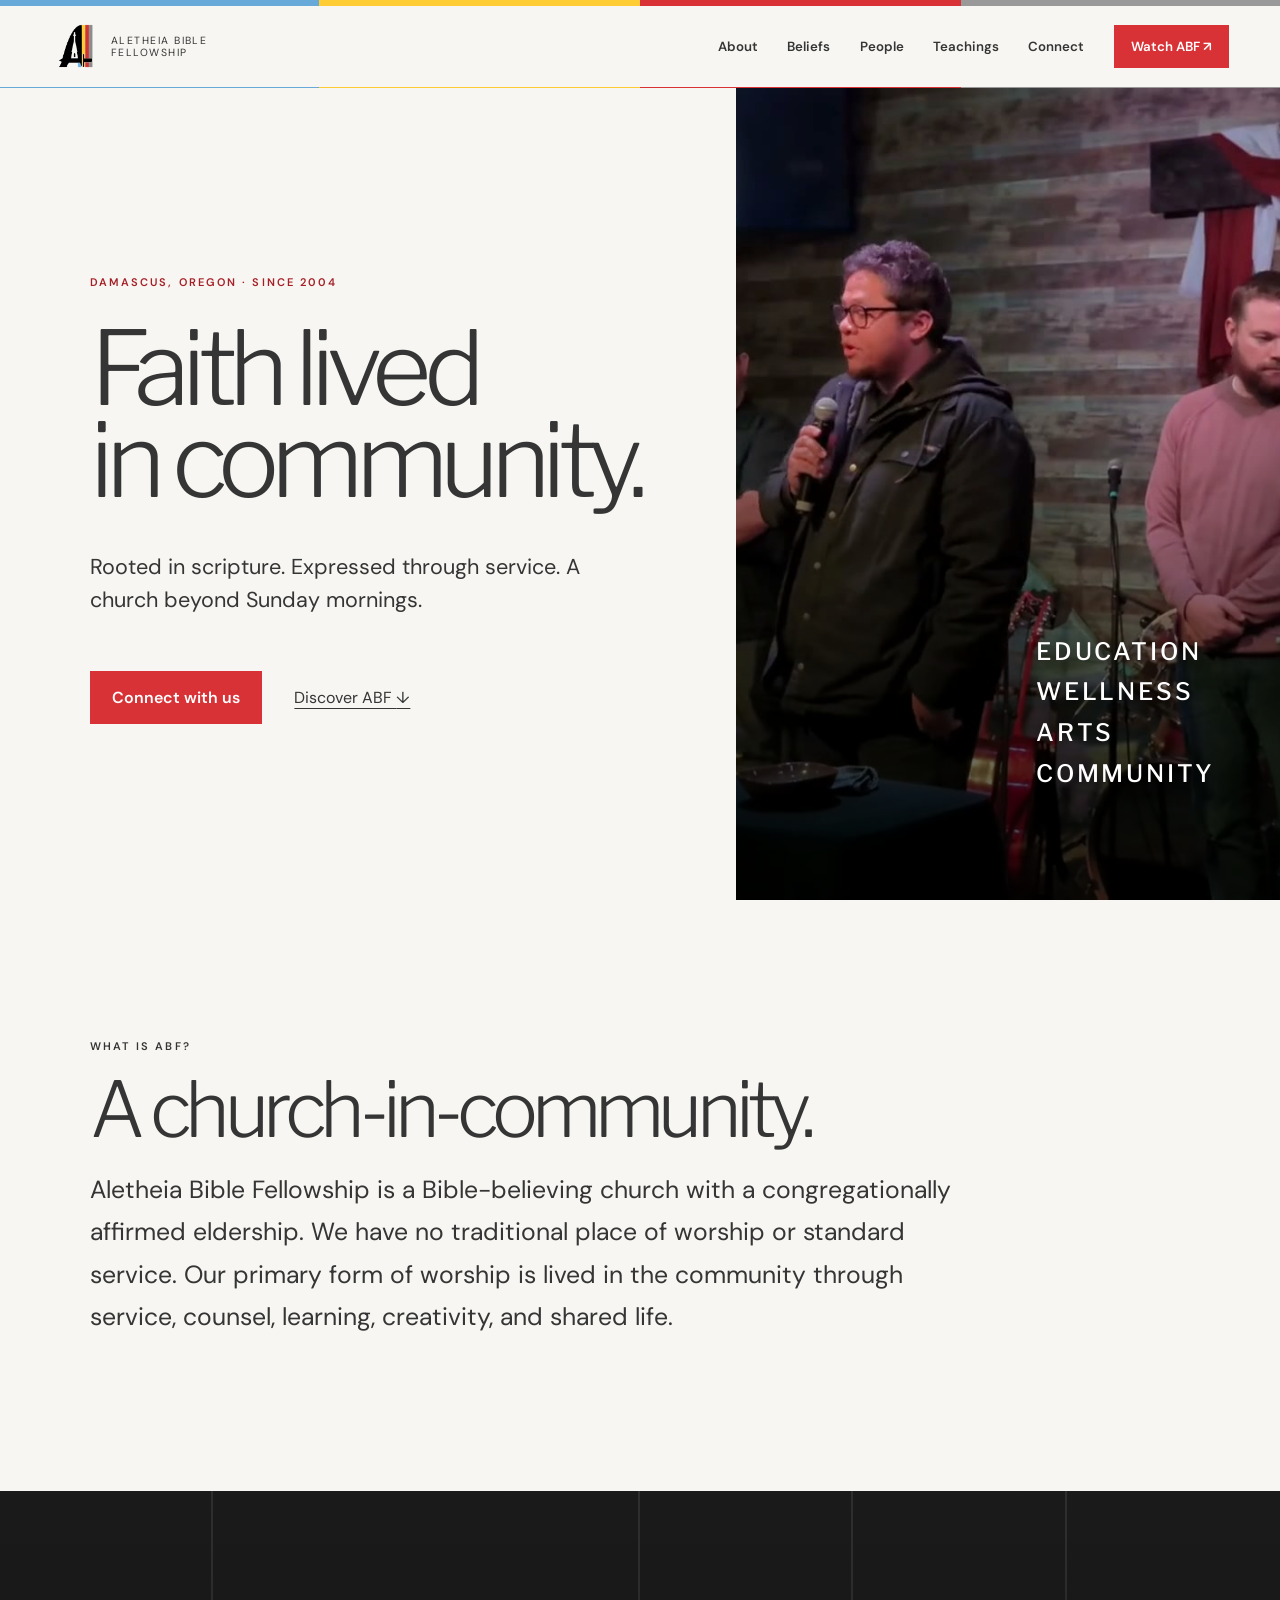
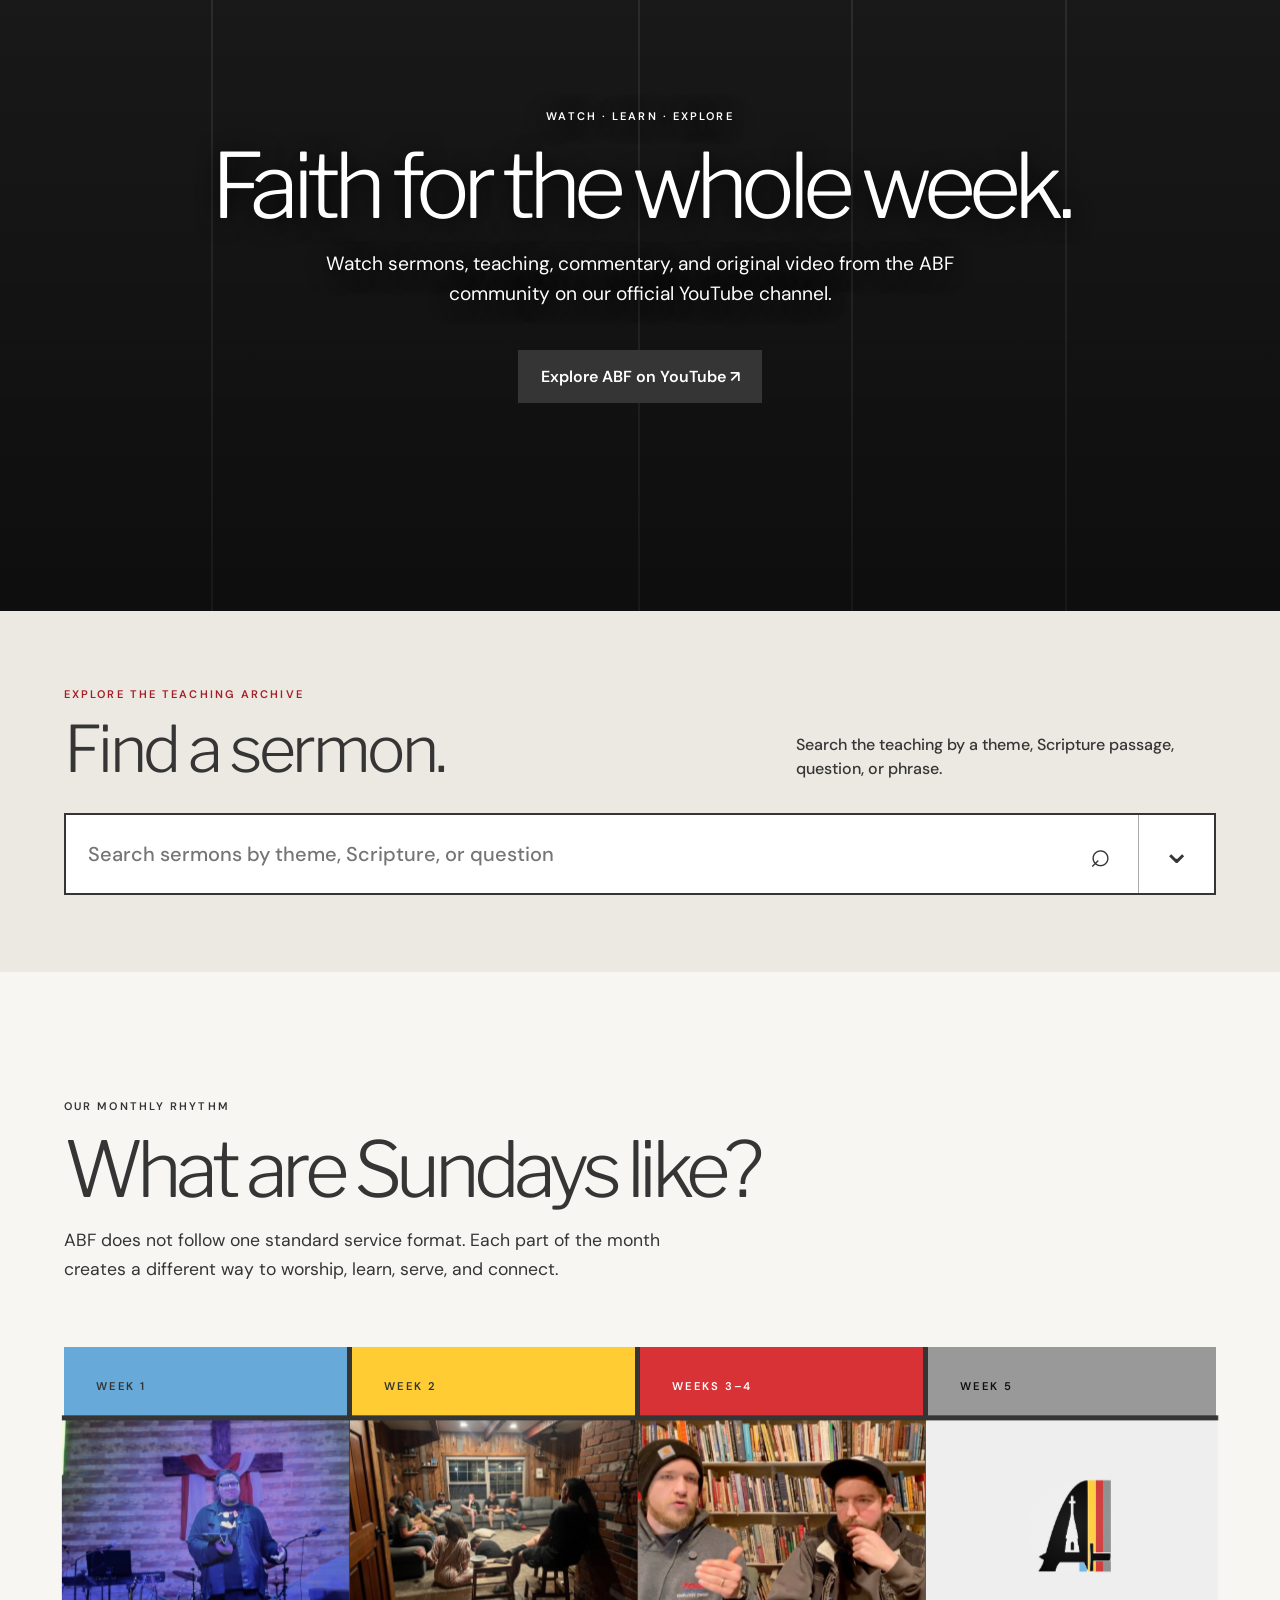
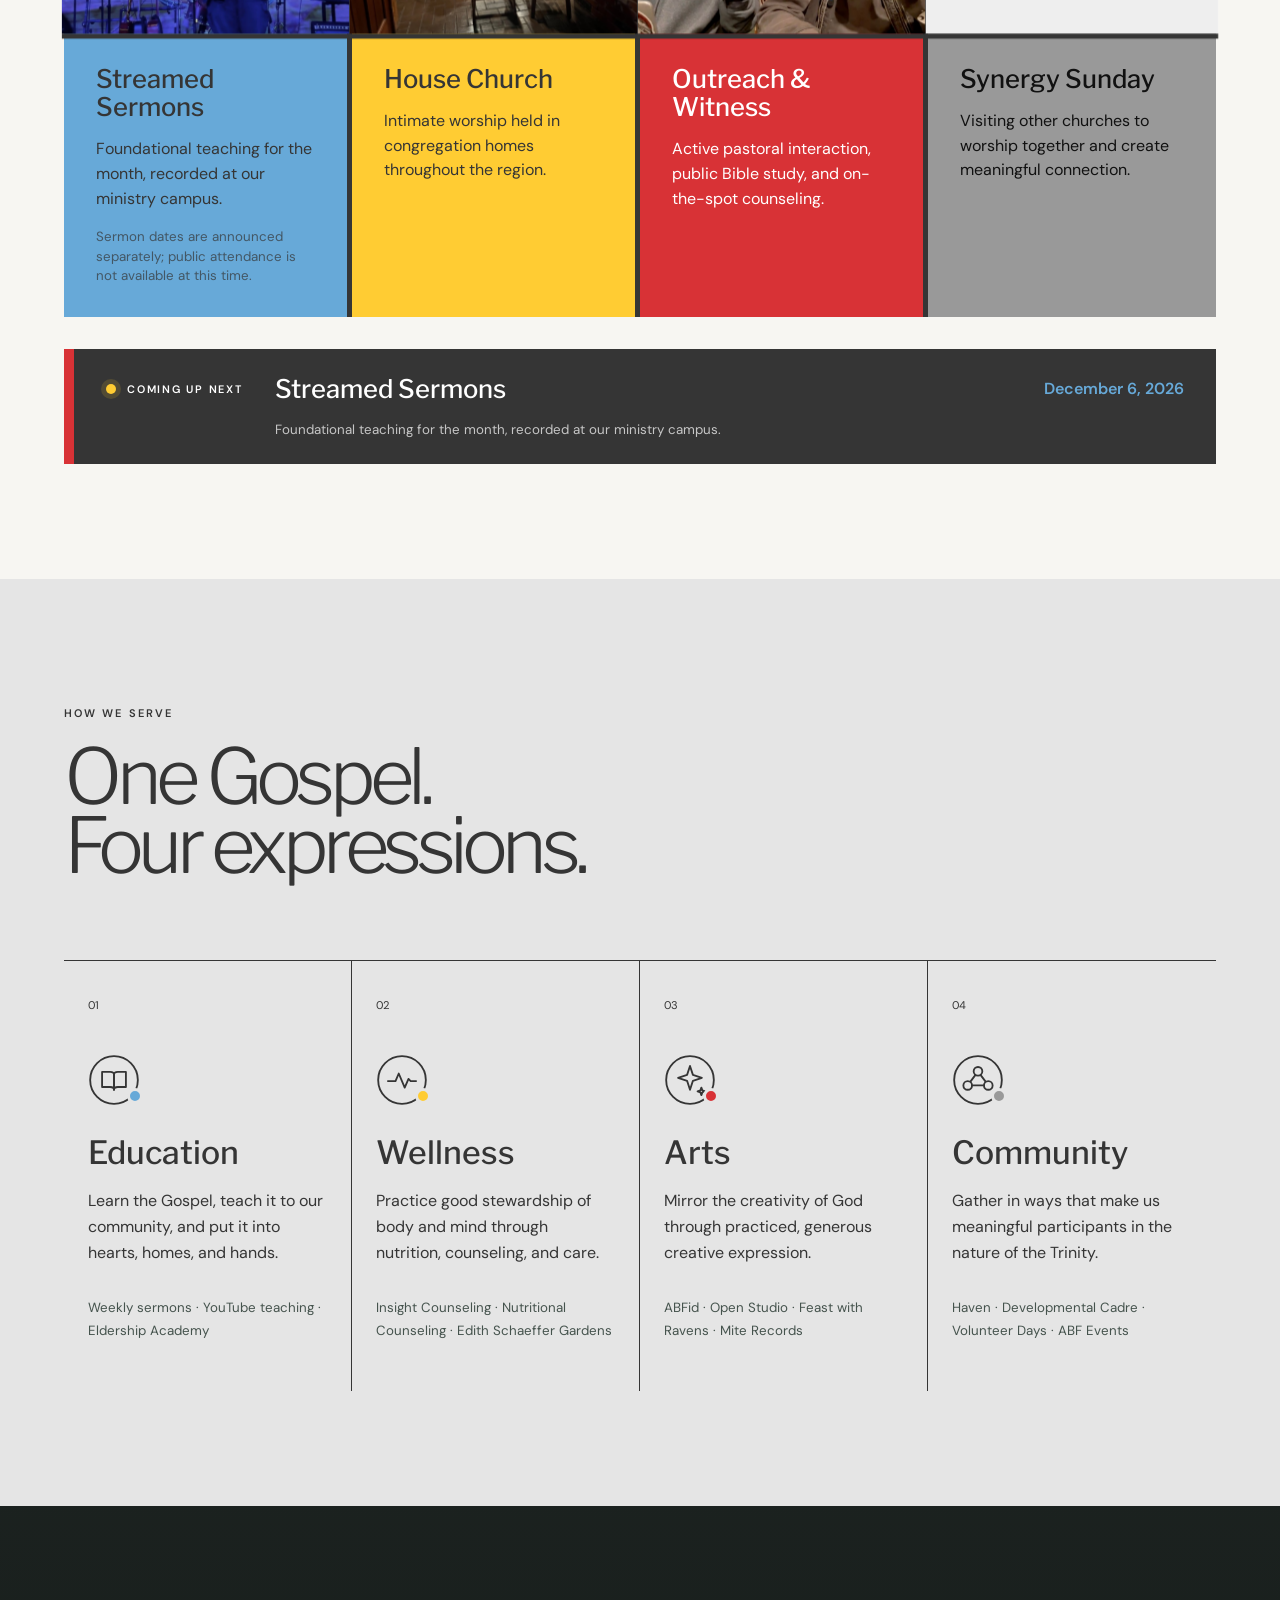
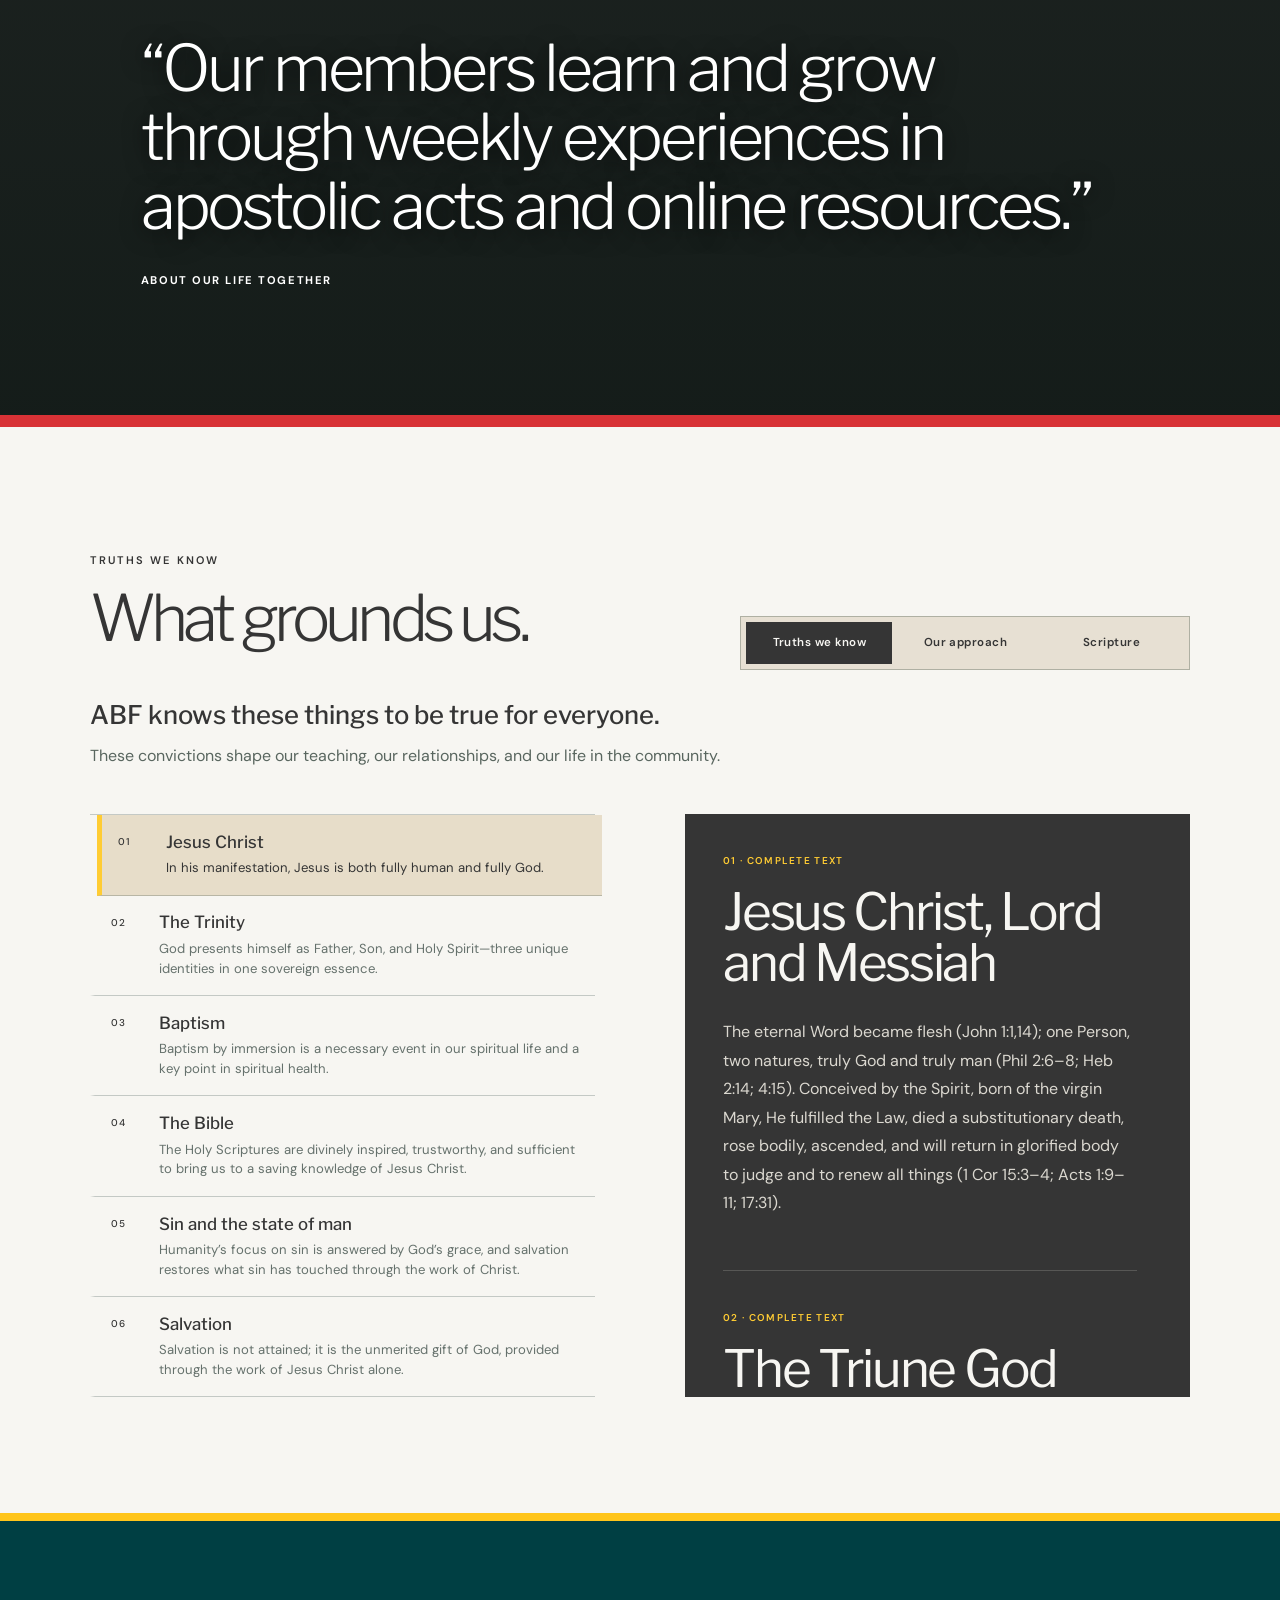
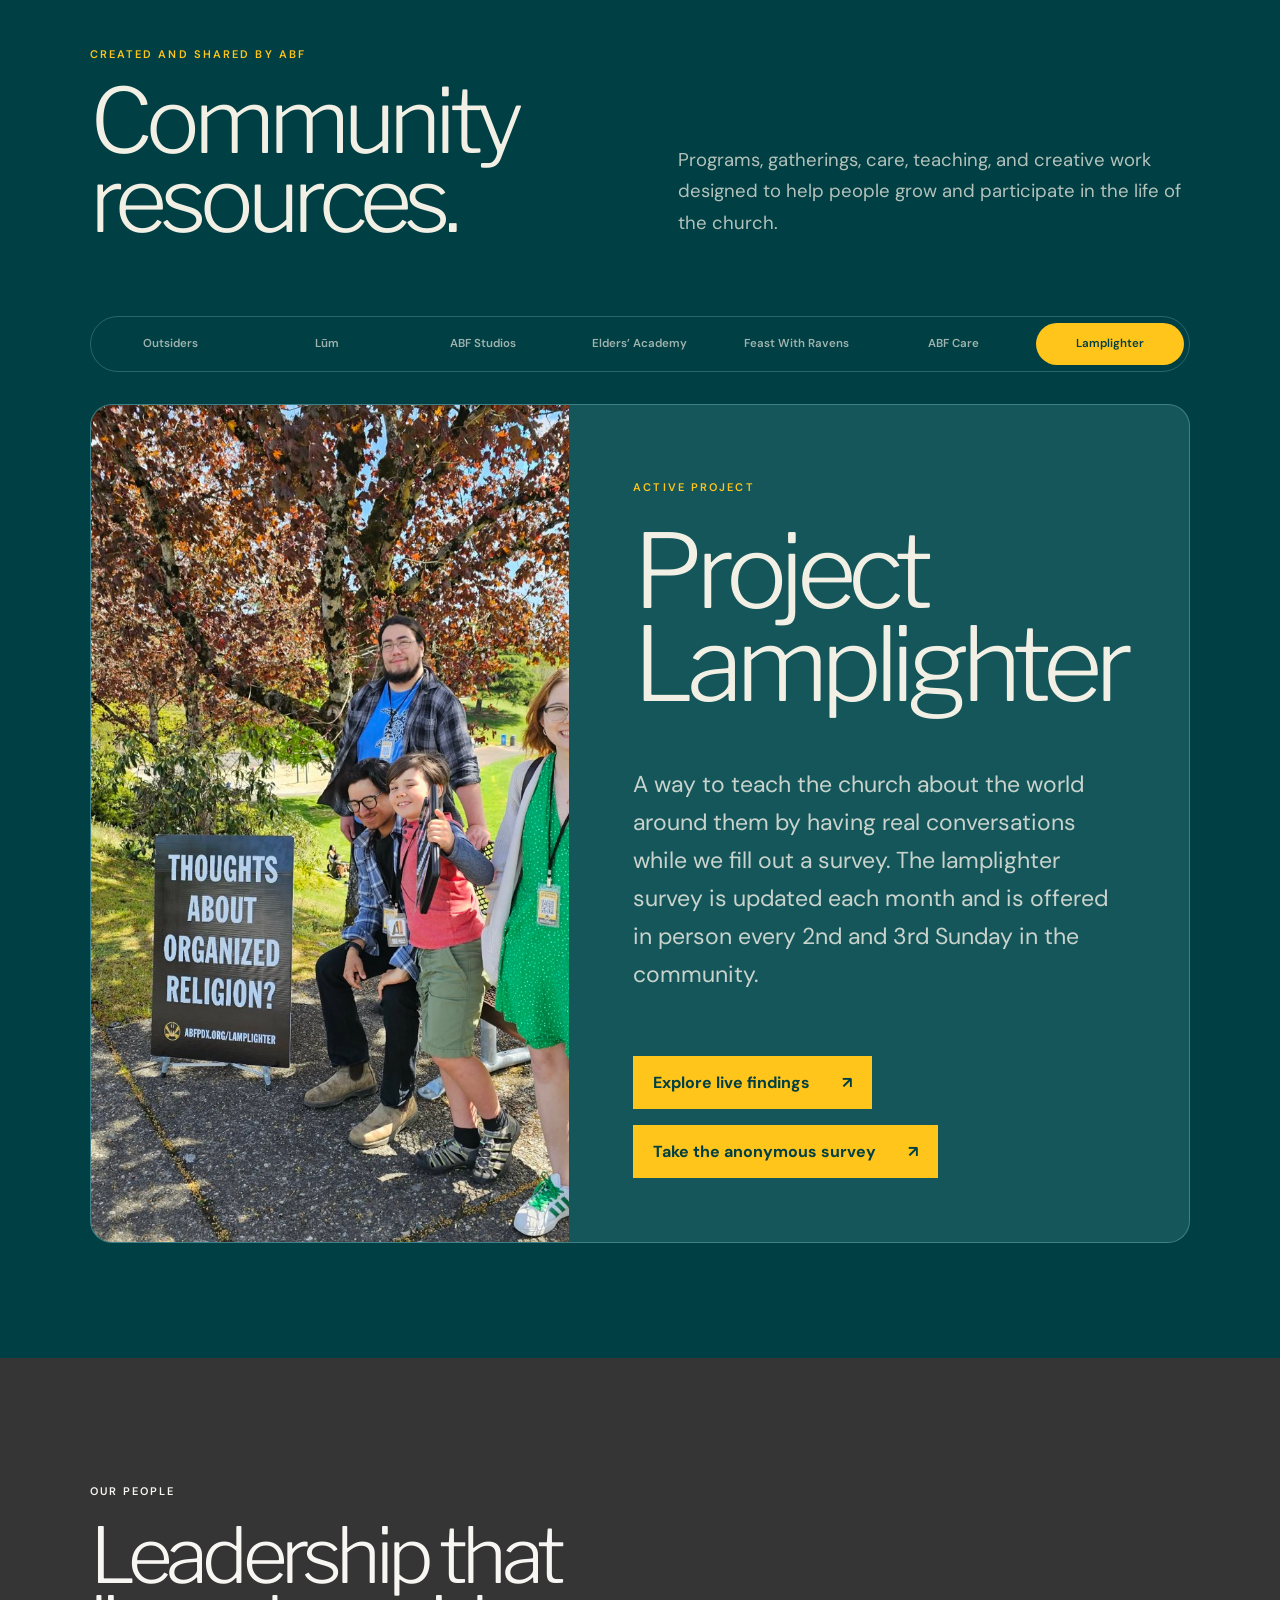
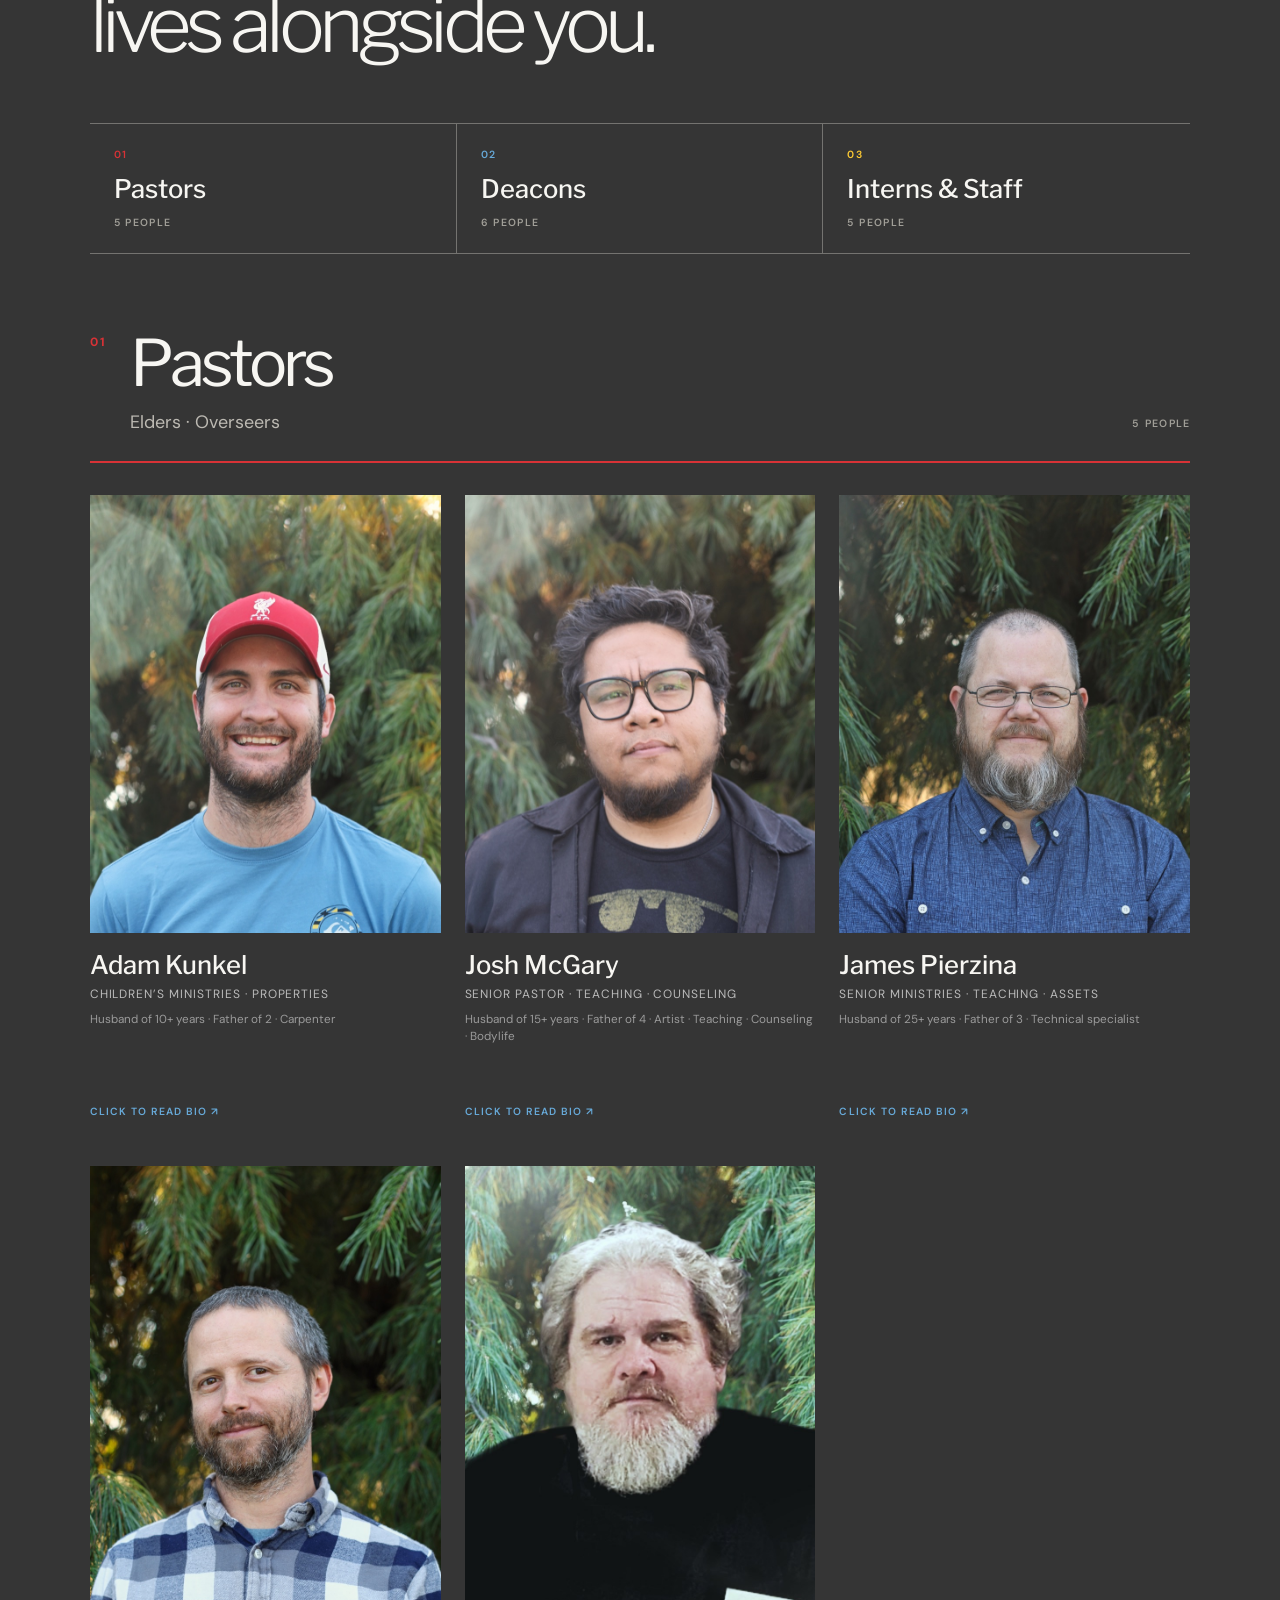
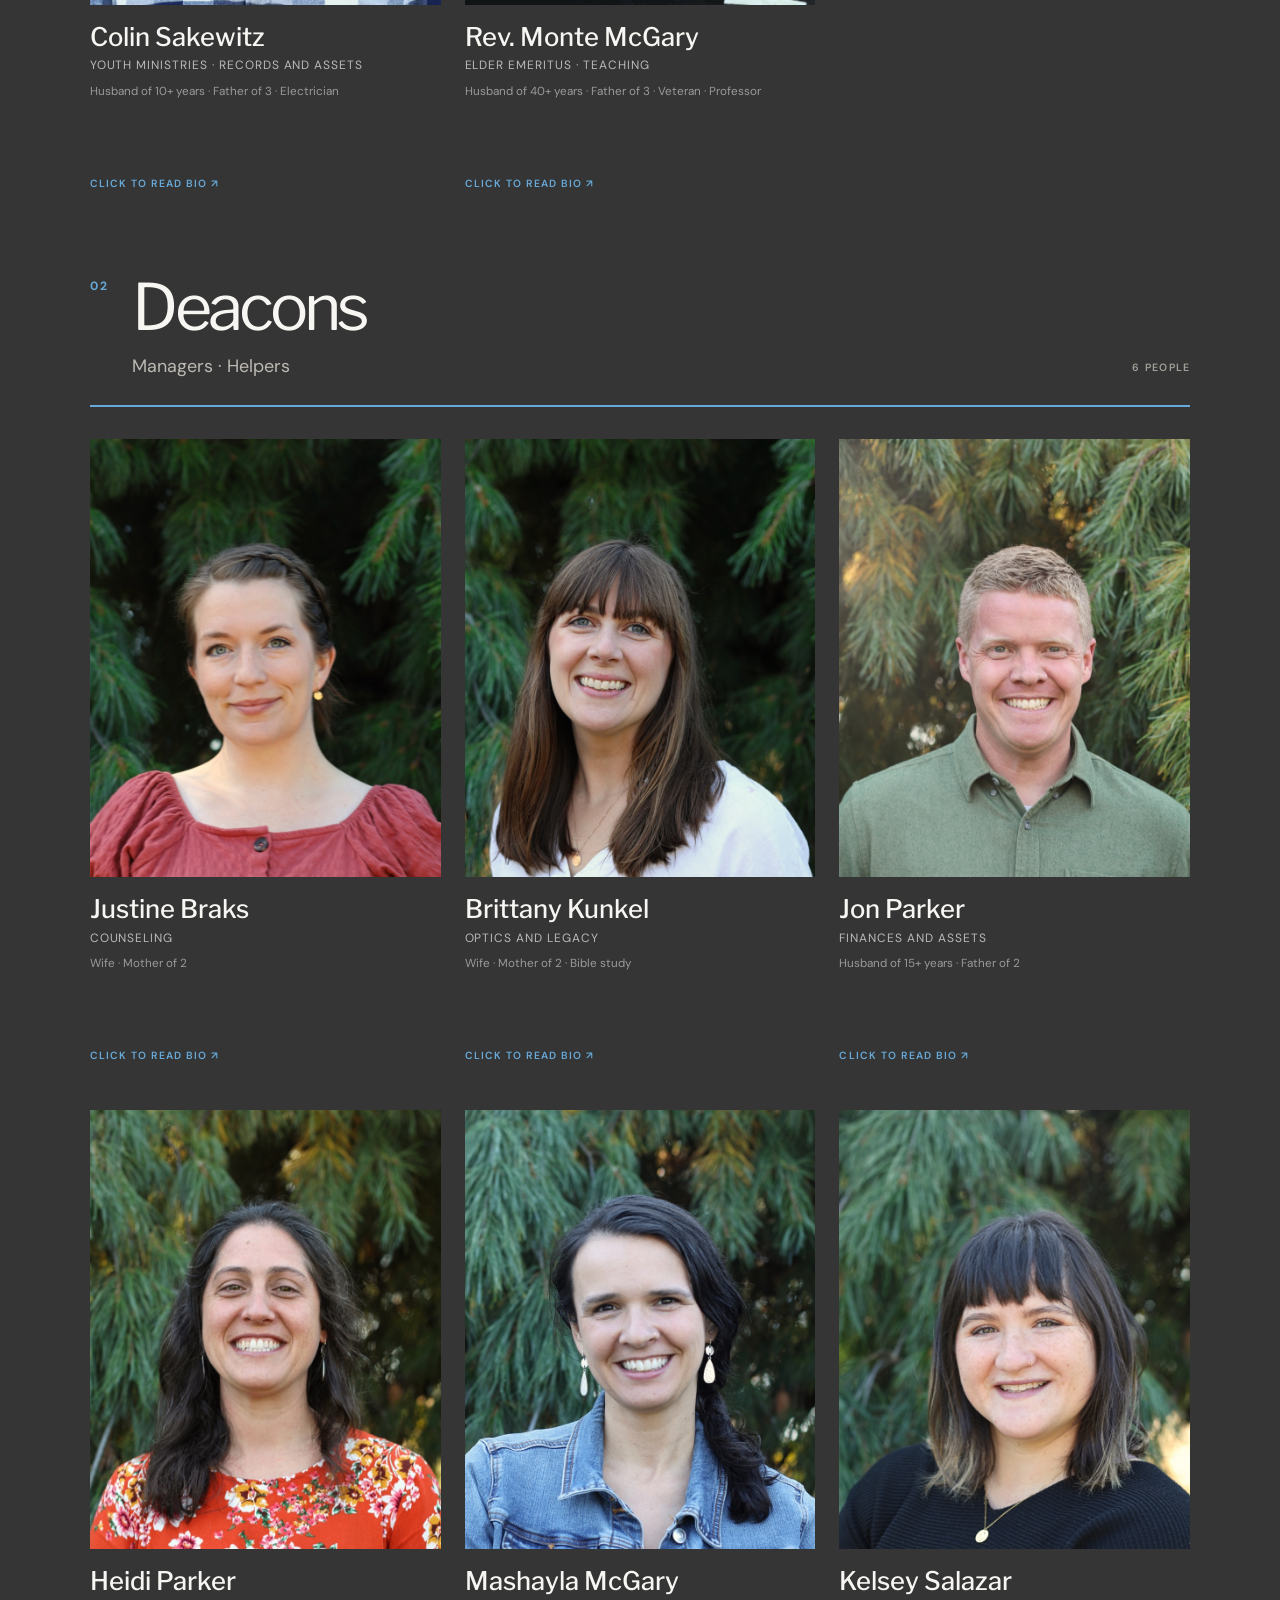
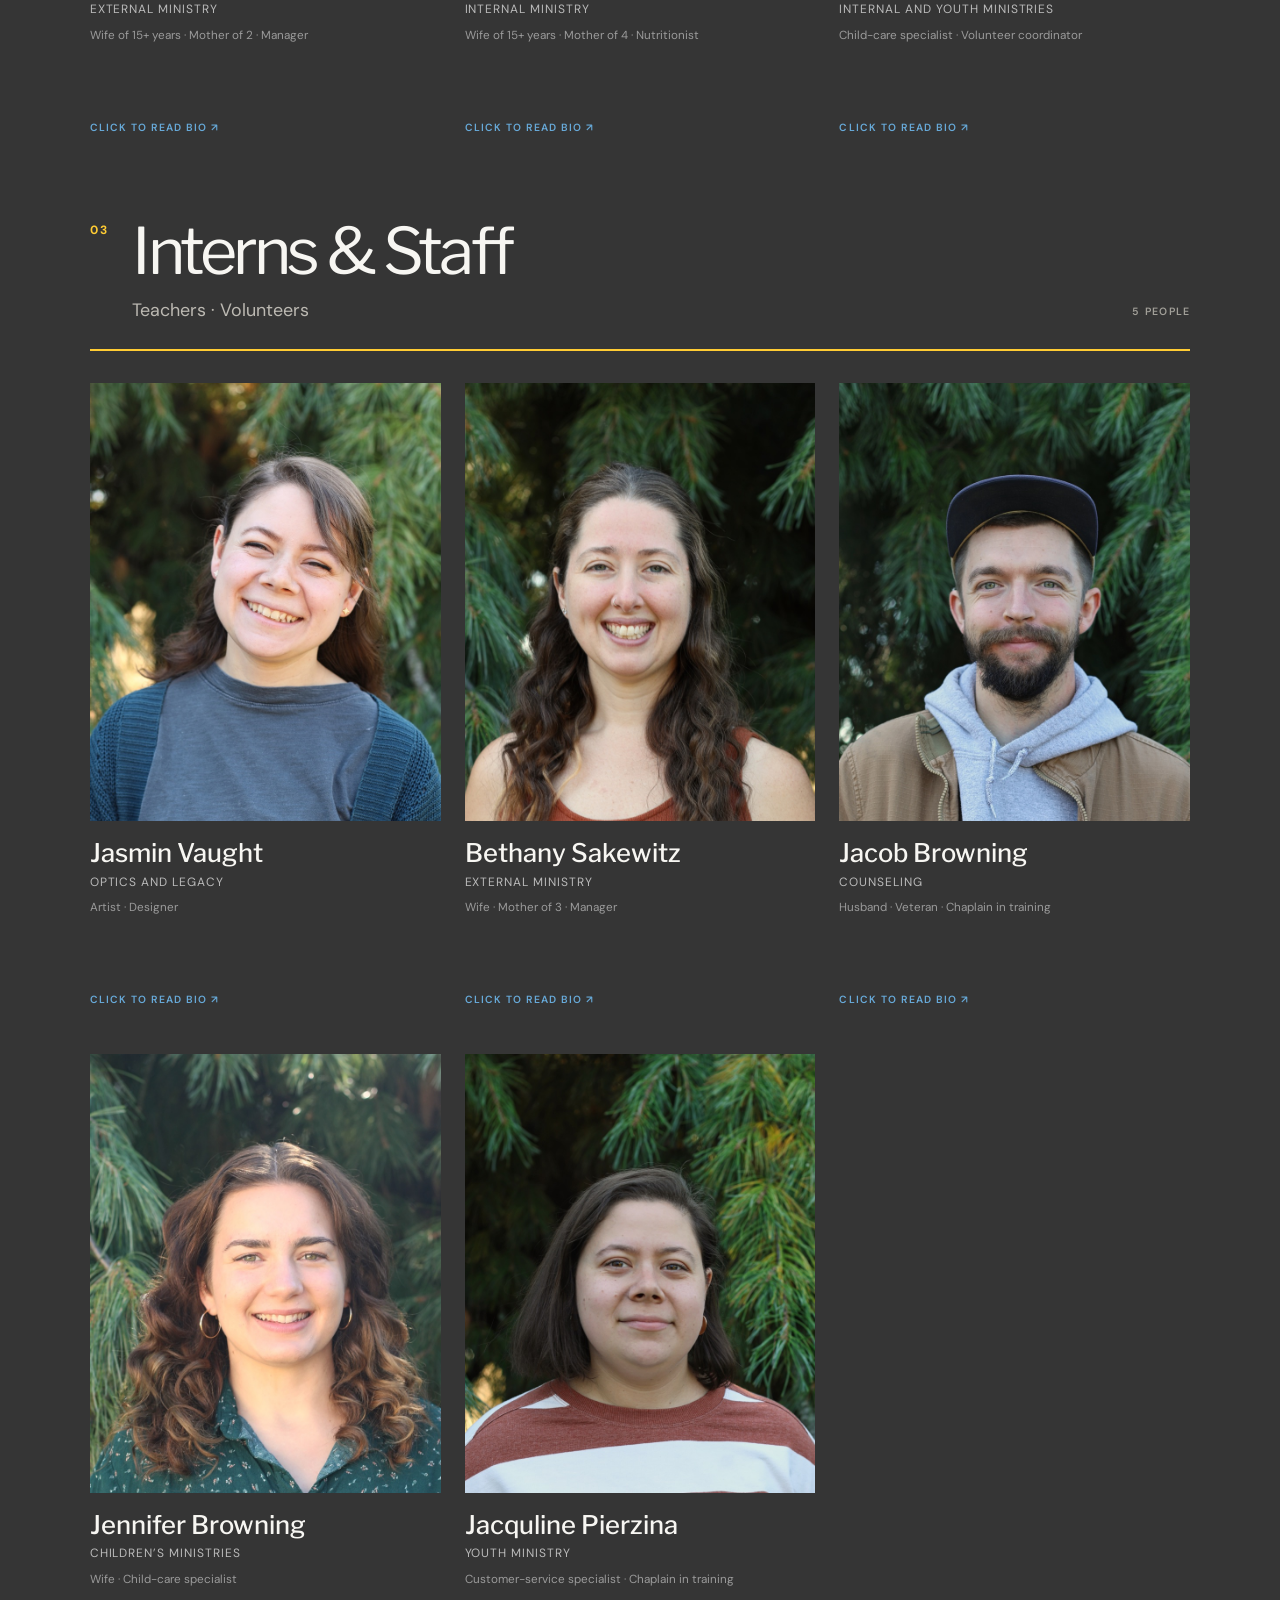
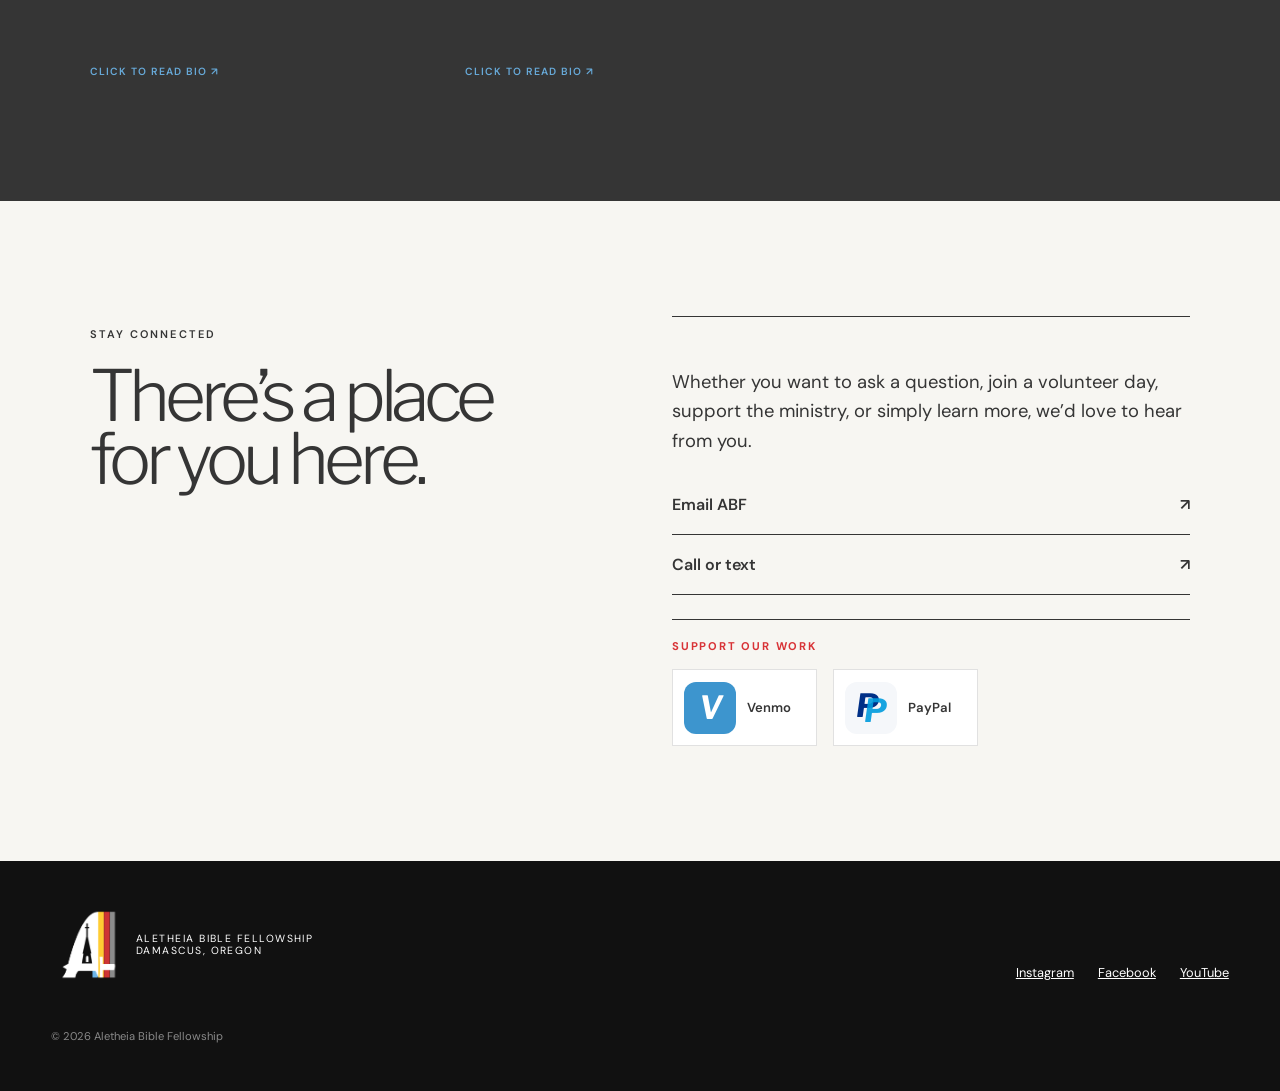
<file: index.html>
<!doctype html>
<html lang="en">
  <head>
    <meta charset="UTF-8" />
    <meta name="viewport" content="width=device-width, initial-scale=1.0" />
    <meta name="theme-color" content="#353535" />
    <meta name="description" content="Aletheia Bible Fellowship is a church-in-community serving Damascus, Oregon through education, wellness, arts, and community." />
    <meta property="og:title" content="Aletheia Bible Fellowship" />
    <meta property="og:description" content="Faith lived in community. Rooted in scripture, expressed through service." />
    <meta property="og:type" content="website" />
    <meta property="og:url" content="https://abfpdx.org/" />
    <link rel="canonical" href="https://abfpdx.org/" />
    <link rel="icon" href="./favicon.svg" type="image/svg+xml" />
    <title>Aletheia Bible Fellowship | Damascus, Oregon</title>
    <script type="module" crossorigin src="./assets/index-BTM-axE3.js"></script>
    <link rel="stylesheet" crossorigin href="./assets/index-CHU43-bO.css">
  <link rel="manifest" href="./manifest.webmanifest"></head>
  <body>
    <div id="root"></div>
  </body>
</html>
</file>
<file: assets/index-CHU43-bO.css>
@import "https://fonts.googleapis.com/css2?family=DM+Sans:wght@400;500;600&family=Libre+Franklin:wght@300;500;700&display=swap";:root{color:#17231e;font-synthesis:none;--ink:#162c24;--cream:#f4f0e7;--gold:#d69b55;--clay:#ad5d40;--sage:#8fa58d;background:#f4f0e7;font-family:DM Sans,sans-serif}*{box-sizing:border-box}html{scroll-behavior:smooth}body{margin:0}a{color:inherit}button,a{font:inherit}.skip-link{z-index:99;background:#fff;padding:.8rem;position:fixed;top:-50px;left:1rem}.skip-link:focus{top:1rem}.site-header{background:var(--cream);z-index:10;border-bottom:1px solid #17231e20;justify-content:space-between;align-items:center;height:88px;padding:0 clamp(1.2rem,4vw,4rem);display:flex;position:relative}.brand{align-items:center;gap:.8rem;text-decoration:none;display:flex}.brand span{letter-spacing:-.08em;border:2px solid;padding:.2rem .35rem;font:700 1.7rem Libre Franklin}.brand small{text-transform:uppercase;letter-spacing:.14em;max-width:100px;font-size:.65rem;line-height:1.15}.site-header nav{align-items:center;gap:clamp(1rem,2.3vw,2.4rem);display:flex}nav a{font-size:.83rem;font-weight:600;text-decoration:none}.nav-feature{border:1px solid;padding:.75rem 1rem}.menu-button{background:0 0;border:0;font-weight:600;display:none}.hero{grid-template-columns:1.15fr .85fr;min-height:calc(100vh - 88px);display:grid}.hero-copy{flex-direction:column;justify-content:center;padding:clamp(4rem,9vw,9rem) clamp(1.2rem,7vw,7rem);display:flex}.eyebrow,.section-label{text-transform:uppercase;letter-spacing:.19em;font-size:.69rem;font-weight:600}.hero h1,.section-heading h2,.intro h2,.people h2,.studios h2,.connect h2{letter-spacing:-.075em;margin:1.4rem 0;font:300 clamp(3.8rem,8vw,8.8rem)/.9 Libre Franklin}.hero-lede{max-width:590px;font-size:clamp(1.05rem,1.7vw,1.35rem);line-height:1.55}.hero-actions{align-items:center;gap:2rem;margin-top:2rem;display:flex}.button{background:var(--ink);color:#fff;padding:1rem 1.4rem;font-weight:600;text-decoration:none;display:inline-block}.text-link{text-underline-offset:5px}.hero-art{background:var(--ink);min-height:520px;position:relative;overflow:hidden}.sun{aspect-ratio:1;background:var(--gold);border-radius:50%;width:33%;position:absolute;top:18%;right:18%}.hill{border-radius:50% 50% 0 0;position:absolute}.hill-one{background:var(--sage);width:130%;height:52%;bottom:-8%;left:-55%;transform:rotate(12deg)}.hill-two{background:var(--clay);width:130%;height:42%;bottom:-7%;right:-58%;transform:rotate(-12deg)}.hero-art p{color:#fff;z-index:2;text-transform:uppercase;letter-spacing:.12em;font:500 clamp(1rem,2vw,1.5rem)/1.7 Libre Franklin;position:absolute;bottom:10%;right:12%}.intro{grid-template-columns:1fr 2.5fr;gap:2rem;padding:clamp(5rem,10vw,10rem) clamp(1.2rem,7vw,7rem);display:grid}.intro h2{margin-top:0;font-size:clamp(3rem,6vw,6.2rem)}.intro div p{max-width:900px;font-size:clamp(1.15rem,2vw,1.55rem);line-height:1.7}.ministries{background:#dfd8c9;padding:clamp(5rem,9vw,9rem) clamp(1.2rem,5vw,5rem)}.section-heading{max-width:900px}.section-heading h2{font-size:clamp(3.2rem,6vw,6.5rem)}.section-heading>p:last-child{max-width:620px;font-size:1.1rem;line-height:1.6}.ministry-grid{border-top:1px solid;grid-template-columns:repeat(4,1fr);margin-top:5rem;display:grid}.ministry-grid article{border-right:1px solid;min-height:370px;padding:2rem 1.5rem 3rem}.ministry-grid article:last-child{border:0}.ministry-grid span{font-size:.7rem}.ministry-grid h3{margin:3.5rem 0 1rem;font:500 2rem Libre Franklin}.ministry-grid p{line-height:1.6}.ministry-grid small{color:#45534d;margin-top:2rem;line-height:1.7;display:block}.statement{background:var(--gold);padding:clamp(5rem,10vw,10rem) clamp(1.2rem,11vw,11rem)}.statement p{letter-spacing:-.05em;max-width:1200px;margin:0;font:300 clamp(2.4rem,5vw,5.8rem)/1.08 Libre Franklin}.statement span{text-transform:uppercase;letter-spacing:.14em;margin-top:2rem;font-size:.7rem;display:block}.beliefs{grid-template-columns:1fr 1fr;gap:7vw;padding:clamp(5rem,9vw,9rem) clamp(1.2rem,7vw,7rem);display:grid}.beliefs .section-heading h2{font-size:clamp(3rem,5vw,5.4rem)}details{border-top:1px solid;padding:1.4rem 0}details:last-child{border-bottom:1px solid}summary{cursor:pointer;grid-template-columns:35px 1fr auto;align-items:center;font:500 1.15rem Libre Franklin;list-style:none;display:grid}summary::-webkit-details-marker{display:none}summary span{font:400 .65rem DM Sans}summary b{font-size:1.6rem;font-weight:300}details[open] summary b{transform:rotate(45deg)}details p{color:#435149;margin:1.1rem 2rem 0 35px;line-height:1.65}.people{background:var(--ink);color:var(--cream);padding:clamp(5rem,9vw,9rem) clamp(1.2rem,7vw,7rem)}.people h2{font-size:clamp(3.2rem,6vw,6.5rem)}.staff-groups{grid-template-columns:repeat(3,1fr);gap:5vw;margin-top:5rem;display:grid}.staff-groups article{border-top:1px solid #f4f0e755;padding-top:1.5rem}.staff-groups h3{color:var(--gold);text-transform:uppercase;letter-spacing:.16em;margin-bottom:2rem;font-size:.75rem}.staff-groups p{border-bottom:1px solid #f4f0e720;padding-bottom:1rem;font:300 clamp(1.2rem,2vw,1.7rem) Libre Franklin}.studios{text-align:center;background:var(--sage);padding:clamp(6rem,12vw,12rem) 1.2rem}.studios h2{font-size:clamp(3.4rem,7vw,7.5rem)}.studios>p:not(.section-label){max-width:650px;margin:0 auto 2.5rem;font-size:1.2rem;line-height:1.6}.button.dark{background:var(--ink)}.connect{grid-template-columns:1fr 1fr;gap:5vw;padding:clamp(5rem,9vw,9rem) clamp(1.2rem,7vw,7rem);display:grid}.connect h2{font-size:clamp(3rem,5.5vw,6rem)}.contact-card{border-top:1px solid;align-self:center;padding-top:2rem}.contact-card p{font-size:1.15rem;line-height:1.6}.contact-card a,.contact-card button{text-align:left;cursor:pointer;background:0 0;border:0;border-bottom:1px solid;justify-content:space-between;width:100%;padding:1.2rem 0;font-weight:600;text-decoration:none;display:flex}footer{color:#fff;background:#0c1813;grid-template-columns:1fr auto;align-items:end;gap:3rem;padding:3rem clamp(1.2rem,4vw,4rem);display:grid}.footer-brand small{max-width:none}footer div:nth-child(2){gap:1.5rem;display:flex}footer div:nth-child(2) a{font-size:.8rem}footer>p{color:#ffffff80;grid-column:1/-1;margin:0;font-size:.7rem}@media (width<=800px){.site-header{height:72px}.menu-button{display:block}.site-header nav{background:var(--cream);border-bottom:1px solid;flex-direction:column;align-items:stretch;padding:2rem;display:none;position:absolute;top:72px;left:0;right:0}.site-header nav.open{display:flex}.hero{grid-template-columns:1fr;min-height:auto}.hero-copy{min-height:75vh}.hero-art{min-height:480px}.intro,.beliefs,.connect{grid-template-columns:1fr}.ministry-grid{grid-template-columns:1fr 1fr}.ministry-grid article:nth-child(2){border-right:0}.ministry-grid article{border-bottom:1px solid}.staff-groups{grid-template-columns:1fr}.people h2 br{display:none}.connect{gap:1rem}footer{grid-template-columns:1fr}footer div:nth-child(2){flex-wrap:wrap}footer>p{grid-column:auto}}@media (width<=480px){.brand small{display:none}.hero h1{font-size:3.65rem}.hero-actions{flex-direction:column;align-items:flex-start}.intro,.ministry-grid{grid-template-columns:1fr}.ministry-grid article{border-right:0;min-height:auto}.statement p{font-size:2.4rem}.staff-groups{margin-top:3rem}}@media (prefers-reduced-motion:reduce){html{scroll-behavior:auto}}:root{color:#353535;--ink:#353535;--cream:#f7f6f2;--blue:#67a9d8;--gold:#fc3;--red:#d83236;--gray:#999;--clay:var(--red);--sage:var(--blue);background:#f7f6f2}.site-header{border-top:6px solid;border-image:linear-gradient(90deg,var(--blue) 0 25%,var(--gold) 25% 50%,var(--red) 50% 75%,var(--gray) 75%) 1;border-bottom-color:#35353520}.brand img{object-fit:contain;width:47px;height:47px}.nav-feature,.button{background:var(--red);border-color:var(--red);color:#fff}.hero .eyebrow{color:#a51f27}.hill-one{background:var(--blue)}.hill-two{background:var(--red)}.ministries{background:#e5e5e5}.statement{border-bottom:12px solid var(--red);isolation:isolate;background:var(--ink);position:relative;overflow:hidden}.statement-video{z-index:-2;object-fit:cover;width:100%;height:100%;position:absolute;inset:0}.statement-yellow{z-index:-1;background:linear-gradient(#07120e8f,#07120eb3);position:absolute;inset:0}.statement-copy{color:#fff;position:relative}.statement-copy p{text-shadow:0 3px 22px #000000bf}.statement-copy span{font-weight:700}@media (prefers-reduced-motion:reduce){.statement-video{display:none}.statement-yellow{background:var(--ink)}}.staff-groups h3{color:var(--blue)}.studios{background:var(--blue)}footer{background:#111}.footer-brand img{width:72px;height:72px}.sundays{background:var(--cream);padding:clamp(5rem,9vw,9rem) clamp(1.2rem,5vw,5rem)}.sundays .section-heading h2{font-size:clamp(3.2rem,6vw,6.5rem)}.sunday-grid{grid-template-columns:repeat(4,1fr);margin-top:4rem;display:grid}.sunday-grid article{border-right:5px solid var(--ink);flex-direction:column;min-height:330px;padding:2rem;display:flex}.sunday-grid article:last-child{border-right:0}.sunday-grid span{text-transform:uppercase;letter-spacing:.16em;font-size:.7rem;font-weight:600}.sunday-grid>article>img,.sunday-mark{object-fit:cover;border-top:5px solid var(--ink);border-bottom:5px solid var(--ink);width:calc(100% + 4rem);height:220px;margin:1.5rem -2rem 1.75rem}.sunday-mark{background:#eee;place-items:center;display:grid}.sunday-mark img{object-fit:contain;width:100px;height:100px}.sunday-grid h3{margin:0 0 1rem;font:500 clamp(1.5rem,2vw,2rem)/1.1 Libre Franklin}.sunday-grid p{margin:0;line-height:1.55}.sunday-grid small{opacity:.7;margin-top:1rem;line-height:1.45;display:block}.sunday-1{background:var(--blue)}.sunday-2{background:var(--gold)}.sunday-3{background:var(--red);color:#fff}.sunday-4{background:var(--gray);color:#111}.staff-groups{margin-top:5rem;display:block}.staff-groups>section{margin-top:5rem}.staff-groups>section>h3{color:var(--blue);text-transform:uppercase;letter-spacing:.16em;border-bottom:1px solid #f4f0e755;padding-bottom:1rem;font-size:.75rem}.staff-grid{grid-template-columns:repeat(3,1fr);gap:2.5rem 1.5rem;margin-top:2rem;display:grid}.staff-sequence{border-top:1px solid #f4f0e755;border-bottom:1px solid #f4f0e755;grid-template-columns:repeat(3,1fr);margin-top:4rem;display:grid}.staff-sequence a{border-right:1px solid #f4f0e755;gap:.75rem;padding:1.5rem;text-decoration:none;transition:background .2s,color .2s;display:grid}.staff-sequence a:last-child{border-right:0}.staff-sequence a:hover,.staff-sequence a:focus-visible{outline:0}.staff-sequence a:first-child:hover,.staff-sequence a:first-child:focus-visible{background:var(--red);color:#fff}.staff-sequence a:nth-child(2):hover,.staff-sequence a:nth-child(2):focus-visible{background:var(--blue);color:var(--ink)}.staff-sequence a:nth-child(3):hover,.staff-sequence a:nth-child(3):focus-visible{background:var(--gold);color:var(--ink)}.staff-sequence span,.staff-sequence small{letter-spacing:.13em;text-transform:uppercase;color:#f4f0e590;font:600 .65rem DM Sans}.staff-sequence a:first-child>span{color:var(--red)}.staff-sequence a:nth-child(2)>span{color:var(--blue)}.staff-sequence a:nth-child(3)>span{color:var(--gold)}.staff-sequence strong{font:500 clamp(1.2rem,2vw,1.8rem) Libre Franklin}.staff-sequence a:hover span,.staff-sequence a:hover small,.staff-sequence a:focus-visible span,.staff-sequence a:focus-visible small{color:#162c24b3}.staff-sequence a:first-child:hover span,.staff-sequence a:first-child:hover small,.staff-sequence a:first-child:focus-visible span,.staff-sequence a:first-child:focus-visible small{color:#fff}.staff-groups>section{scroll-margin-top:2rem}.staff-group-header{border-bottom:2px solid var(--red);grid-template-columns:auto 1fr auto;align-items:end;gap:1.5rem;padding:0 0 1.5rem;display:grid}.staff-group-header>span{color:var(--red);letter-spacing:.16em;align-self:start;font:700 .75rem DM Sans}.staff-group-header h3{color:var(--cream);letter-spacing:-.06em;text-transform:none;margin:0;font:400 clamp(2.8rem,5vw,5.8rem)/.92 Libre Franklin}.staff-groups .staff-group-header p{color:#f4f0e5b5;text-transform:none;letter-spacing:normal;border:0;max-width:700px;margin:1rem 0 0;padding:0;font:400 clamp(.95rem,1.4vw,1.15rem)/1.55 DM Sans}.staff-group-header>small{letter-spacing:.12em;text-transform:uppercase;color:#f4f0e590;padding-bottom:.4rem;font:600 .66rem DM Sans}.staff-groups>section:nth-child(2) .staff-group-header{border-color:var(--blue)}.staff-groups>section:nth-child(2) .staff-group-header>span{color:var(--blue)}.staff-groups>section:nth-child(3) .staff-group-header{border-color:var(--gold)}.staff-groups>section:nth-child(3) .staff-group-header>span{color:var(--gold)}.staff-card{min-width:0}.staff-card img,.staff-placeholder{aspect-ratio:4/5;object-fit:cover;object-position:center top;background:#222;width:100%;display:block}.staff-card h4{margin:1rem 0 .35rem;font:500 clamp(1.25rem,2vw,1.7rem) Libre Franklin}.staff-card p{color:#ffffffa8;text-transform:uppercase;letter-spacing:.08em;border:0;margin:0;padding:0;font:400 .8rem/1.45 DM Sans}.staff-placeholder{grid-template-columns:repeat(4,1fr);align-items:end;display:grid;overflow:hidden}.staff-placeholder i{background:var(--blue);height:100%;display:block}.staff-placeholder i:nth-child(2){background:var(--gold)}.staff-placeholder i:nth-child(3){background:var(--red)}.staff-placeholder i:nth-child(4){background:var(--gray)}@media (width<=800px){.sunday-grid{grid-template-columns:1fr 1fr}.sunday-grid article{border-right:0;border-bottom:5px solid var(--ink)}.sunday-grid article:nth-child(odd){border-right:5px solid var(--ink)}.staff-grid{grid-template-columns:1fr 1fr}}@media (width<=480px){.sunday-grid,.staff-grid{grid-template-columns:1fr}.sunday-grid article,.sunday-grid article:nth-child(odd){border-right:0;min-height:270px}}@media (width<=700px){.staff-sequence{grid-template-columns:1fr}.staff-sequence a{border-bottom:1px solid #f4f0e755;border-right:0;grid-template-columns:2.2rem 1fr auto;align-items:center}.staff-sequence a:last-child{border-bottom:0}.staff-group-header{grid-template-columns:auto 1fr;align-items:start}.staff-group-header>small{grid-column:2}.staff-group-header h3{font-size:clamp(2.6rem,12vw,4.5rem)}}.tilt-media{--tilt-x:0deg;--tilt-y:0deg;--shine-x:50%;--shine-y:50%;border-top:5px solid var(--ink);border-bottom:5px solid var(--ink);width:calc(100% + 4rem);height:220px;transform:perspective(750px) rotateX(var(--tilt-x)) rotateY(var(--tilt-y)) scale(1.015);transform-origin:50%;will-change:transform;isolation:isolate;touch-action:pan-y;margin:1.5rem -2rem 1.75rem;transition:transform .16s ease-out;position:relative;overflow:hidden}.tilt-media:after{content:"";z-index:2;pointer-events:none;background:radial-gradient(circle at var(--shine-x) var(--shine-y),#ffffff30,transparent 42%);opacity:.65;transition:opacity .16s ease-out;position:absolute;inset:0}.tilt-media>img{object-fit:cover;width:100%;height:100%;display:block;transform:scale(1.035)}.tilt-media .sunday-mark{border:0;width:100%;height:100%;margin:0}.tilt-media .sunday-mark img{object-fit:contain;width:100px;height:100px}@media (prefers-reduced-motion:reduce){.tilt-media{transition:none;transform:none!important}.tilt-media:after{display:none}}.upcoming-sunday{background:var(--ink);color:#fff;border-left:10px solid var(--red);grid-template-columns:auto 1fr auto;align-items:center;gap:1rem 2rem;margin-top:2rem;padding:1.5rem 2rem;display:grid}.upcoming-sunday>div{align-items:center;gap:.7rem;display:flex}.upcoming-sunday p{text-transform:uppercase;letter-spacing:.16em;white-space:nowrap;margin:0;font-size:.68rem;font-weight:600}.status-dot{background:var(--gold);border-radius:50%;width:10px;height:10px;display:block;box-shadow:0 0 0 5px #ffcc3325}.upcoming-sunday strong{font:500 clamp(1.25rem,2vw,1.75rem) Libre Franklin}.upcoming-sunday time{color:var(--blue);white-space:nowrap;font-weight:600}.upcoming-sunday>small{color:#ffffffb8;grid-column:2/4;line-height:1.5}@media (width<=700px){.upcoming-sunday{grid-template-columns:1fr;gap:.7rem}.upcoming-sunday>small{grid-column:auto}.upcoming-sunday time{white-space:normal}}.ministry-icon{width:52px;height:52px;color:var(--ink);margin:2.5rem 0 1.7rem;position:relative}.ministry-icon:after{content:"";border:3px solid #e5e5e5;border-radius:50%;width:10px;height:10px;position:absolute;bottom:2px;right:-3px}.ministry-icon svg{width:100%;height:100%;display:block}.icon-education:after{background:var(--blue)}.icon-wellness:after{background:var(--gold)}.icon-arts:after{background:var(--red)}.icon-community:after{background:var(--gray)}.ministry-grid h3{margin-top:0}@media (width<=480px){.ministry-icon{width:48px;height:48px;margin-top:1.8rem}}.book-page,.art-star,.community-network{transform-box:fill-box}.page-left{transform-origin:100%}.page-right{transform-origin:0}.art-star,.community-network{transform-origin:50%}.ministry-grid article:hover .page-left{animation:.8s ease-in-out page-left-flip}.ministry-grid article:hover .page-right{animation:.8s ease-in-out .12s page-right-flip}.ministry-grid article:hover .health-pulse{animation:1.25s linear infinite pulse-travel}.ministry-grid article:hover .star-main{animation:.9s ease-in-out infinite star-sparkle}.ministry-grid article:hover .star-small{animation:.9s ease-in-out .22s infinite star-sparkle}.ministry-grid article:hover .community-network{animation:.9s cubic-bezier(.25,.8,.25,1) community-spin}@keyframes page-left-flip{0%,to{transform:perspective(40px)rotateY(0)}50%{transform:perspective(40px)rotateY(55deg)}}@keyframes page-right-flip{0%,to{transform:perspective(40px)rotateY(0)}50%{transform:perspective(40px)rotateY(-55deg)}}@keyframes pulse-travel{0%{stroke-dasharray:18 82;stroke-dashoffset:100px}to{stroke-dasharray:18 82;stroke-dashoffset:0}}@keyframes star-sparkle{0%,to{opacity:1;transform:scale(1)}45%{opacity:.45;transform:scale(.62)}70%{opacity:1;transform:scale(1.18)}}@keyframes community-spin{0%{transform:rotate(0)}to{transform:rotate(360deg)}}@media (prefers-reduced-motion:reduce){.ministry-grid article:hover .book-page,.ministry-grid article:hover .health-pulse,.ministry-grid article:hover .art-star,.ministry-grid article:hover .community-network{animation:none}}.intro{display:block}.intro>div{max-width:1050px}.intro h2{margin-top:1.4rem}.intro .about-reader{border-top:1px solid var(--ink);grid-template-columns:.72fr 1.28fr;align-items:start;gap:7vw;max-width:none;margin-top:clamp(4rem,8vw,8rem);padding-top:clamp(3rem,6vw,6rem);display:grid}.about-reader>div:first-child{position:sticky;top:2rem}.about-reader h3{letter-spacing:-.055em;margin:1rem 0 1.5rem;font:400 clamp(2.4rem,4.5vw,5rem)/1 Libre Franklin}.about-reader>div:first-child>p:last-child{color:#65716c;max-width:380px;font:400 .88rem/1.6 DM Sans}.about-details details{border-top:1px solid #162c2440;padding:1.6rem 0}.about-details details:last-child{border-bottom:1px solid #162c2440}.about-details summary{grid-template-columns:42px 1fr auto;font-size:clamp(1.05rem,1.6vw,1.3rem)}.about-details details p{white-space:normal;color:#435149;margin:1.2rem 2.5rem 0 42px;font:400 .94rem/1.75 DM Sans}.about-details details[open]{background:#e8e0d1;padding-left:1rem;padding-right:1rem}@media (width<=800px){.intro .about-reader{grid-template-columns:1fr;gap:2rem}.about-reader>div:first-child{position:static}.about-details details p{margin-left:0}.about-details details[open]{padding-left:.8rem;padding-right:.8rem}}.sun{z-index:0;will-change:transform;animation:38s ease-in-out infinite alternate sunset-arc}.hill{z-index:1}.chapel{z-index:2;width:154px;height:182px;color:var(--ink);filter:drop-shadow(0 9px #00000018);position:absolute;bottom:1%;left:29%;transform:rotate(-2deg)}.chapel i{display:block;position:absolute}.chapel-body{clip-path:polygon(0 29%,50% 0,100% 29%,100% 100%,0 100%);background:currentColor;height:92px;bottom:0;left:2px;right:2px}.chapel-steeple{clip-path:polygon(50% 0,100% 48%,76% 48%,76% 100%,24% 100%,24% 48%,0 48%);background:currentColor;width:44px;height:70px;top:34px;left:55px}.chapel-cross{background:currentColor;width:8px;height:38px;top:4px;left:72px}.chapel-cross:after{content:"";background:currentColor;width:26px;height:8px;position:absolute;top:10px;left:-9px}.chapel-door{z-index:2;background:var(--red);border:4px solid var(--gold);background-image:repeating-linear-gradient(#0000 0 10px,#ffcc3345 10px 12px);border-bottom:0;border-radius:2px 2px 0 0;width:48px;height:55px;bottom:0;left:53px}.chapel-window{z-index:2;background:var(--gold);border-radius:9px 9px 1px 1px;width:18px;height:22px;bottom:30px}.window-one{left:23px}.window-two{background:var(--blue);right:23px}@keyframes sunset-arc{0%{transform:translate(-220%,35%)scale(.78)}48%{transform:translate(-105%,-28%)scale(.92)}to{transform:translate(18%,135%)scale(1.02)}}@media (width<=800px){.chapel{transform-origin:0 100%;bottom:0;left:25%;transform:scale(.78)rotate(-2deg)}}@media (prefers-reduced-motion:reduce){.sun{animation:none;transform:none}}.hero-video{object-fit:cover;object-position:center;z-index:0;background:var(--ink);width:100%;height:100%;position:absolute;inset:0}.hero-video-shade{z-index:1;pointer-events:none;background:linear-gradient(#00000014 25%,#000000b8 100%);position:absolute;inset:0}.hero-art>p{z-index:2;text-shadow:0 2px 18px #000}@media (prefers-reduced-motion:reduce){.hero-video{animation:none}}.giving-links{border-top:1px solid;margin-top:1.5rem;padding-top:1.2rem}.giving-links>strong{text-transform:uppercase;letter-spacing:.16em;color:var(--red);margin-bottom:.4rem;font-size:.7rem;display:block}.giving-icons{gap:1rem;margin-top:1rem;display:flex}.contact-card .giving-icon{background:#fff;border:1px solid #35353525;grid-template-rows:1fr;grid-template-columns:52px auto;justify-content:start;align-items:center;width:auto;min-width:145px;padding:.7rem 1rem .7rem .7rem;text-decoration:none;transition:transform .18s,box-shadow .18s;display:grid}.contact-card .giving-icon:hover{transform:translateY(-3px);box-shadow:0 8px 20px #35353516}.giving-icon>span{color:#fff;border-radius:12px;grid-row:1;place-items:center;width:52px;height:52px;font:700 2rem Libre Franklin;display:grid}.giving-icon>small{margin-left:.7rem;font-size:.82rem;font-weight:600}.venmo-icon>span{background:#3d95ce;font-style:italic}.paypal-icon>span{background:#f5f7fa;position:relative}.paypal-icon>span i,.paypal-icon>span b{font:italic 700 2rem Libre Franklin;position:absolute}.paypal-icon>span i{color:#003087;transform:translate(-4px,-2px)}.paypal-icon>span b{color:#009cde;opacity:.9;transform:translate(4px,3px)}@media (width<=480px){.giving-icons{flex-direction:column}.contact-card .giving-icon{width:100%}}@media (prefers-reduced-motion:reduce){.contact-card .giving-icon{transition:none}.contact-card .giving-icon:hover{transform:none}}.staff-card{min-width:0;color:inherit;text-align:left;cursor:pointer;perspective:1200px;aspect-ratio:4/7.2;transform-origin:50% 65%;background:0 0;border:0;padding:0;transition:transform .25s cubic-bezier(.2,.7,.2,1),filter .25s;display:block;transform:translateY(0)rotateX(0)rotateY(0)}.staff-card:hover{filter:drop-shadow(10px 14px 16px #0000002c);transform:translateY(-5px)rotateX(1.5deg)rotateY(-1.5deg)}.staff-card:active{transform:translateY(-2px)rotateX(.75deg)rotateY(-.75deg)}.staff-card-inner{width:100%;height:100%;transform-style:preserve-3d;transition:transform .65s cubic-bezier(.2,.7,.2,1);display:block;position:relative}.staff-card.is-flipped .staff-card-inner{transform:rotateY(180deg)}.staff-face{backface-visibility:hidden;flex-direction:column;display:flex;position:absolute;inset:0;overflow:hidden}.staff-front{background:var(--ink);color:inherit;text-align:left;cursor:pointer;border:0;padding:0}.staff-card.is-flipped .staff-front{pointer-events:none}.staff-front>img{aspect-ratio:4/5;object-fit:cover;object-position:center top;background:#222;width:100%;display:block}.staff-copy{flex-direction:column;flex:1;padding:1rem 0 .5rem;display:flex}.staff-copy strong,.staff-back>strong{font:500 clamp(1.25rem,2vw,1.7rem) Libre Franklin}.staff-copy small,.staff-back>small{color:#ffffffa8;text-transform:uppercase;letter-spacing:.08em;margin-top:.35rem;font:400 .75rem/1.45 DM Sans}.staff-copy em{color:#ffffff80;margin-top:.5rem;font:400 .73rem/1.45 DM Sans}.staff-copy i,.staff-back>i{color:var(--blue);text-transform:uppercase;letter-spacing:.1em;margin-top:auto;padding-top:.7rem;font:600 .65rem DM Sans}.staff-back{color:var(--ink);border-top:8px solid var(--blue);pointer-events:none;cursor:pointer;background:#f4f0e7;gap:.8rem;padding:1.25rem;transform:rotateY(180deg)}.staff-card.is-flipped .staff-back{pointer-events:auto}.staff-back-heading{align-items:center;gap:.8rem;display:flex}.staff-back-heading>span:last-child{flex-direction:column;min-width:0;display:flex}.staff-back-mark{border:2px solid;flex:0 0 42px;place-items:center;width:42px;height:42px;font:700 .8rem Libre Franklin;display:grid}.staff-back-heading small{color:#666;text-transform:uppercase;letter-spacing:.08em;margin:0 0 .25rem;font:400 .62rem/1.25 DM Sans}.staff-back-heading strong{font:500 clamp(1.05rem,1.6vw,1.35rem) Libre Franklin}.staff-video-frame{aspect-ratio:16/9;pointer-events:none;background:#111;width:100%;display:block;overflow:hidden}.staff-video-frame iframe{border:0;width:100%;height:100%;display:block;transform:scale(1.015)}.staff-back>p{color:var(--ink);text-transform:none;letter-spacing:normal;border:0;margin:0;padding:0;font:400 clamp(.76rem,1vw,.9rem)/1.5 DM Sans;overflow:auto}.staff-actions{grid-template-columns:repeat(2,1fr);gap:.4rem;margin-top:auto;display:grid}.staff-actions a,.staff-return{min-width:0;color:var(--ink);cursor:pointer;background:0 0;border:1px solid #162c2435;justify-content:space-between;align-items:center;gap:.35rem;padding:.65rem;font:600 .67rem DM Sans;text-decoration:none;display:flex}.staff-actions svg{width:12px;height:12px}.staff-return{grid-column:1/-1;justify-content:center}.staff-front:focus-visible,.staff-actions a:focus-visible,.staff-return:focus-visible{outline:3px solid var(--gold);outline-offset:3px}@media (prefers-reduced-motion:reduce){.staff-card,.staff-card-inner{transition:none}.staff-card:hover,.staff-card:active{filter:none;transform:none}}.belief-list{perspective:1400px;align-content:start;gap:.75rem;display:grid}.belief-intro{min-width:0}.belief-card{width:100%;color:var(--ink);text-align:left;cursor:pointer;transform-origin:top;background:#f4f0e7;border:1px solid #162c2440;padding:0;transition:background .25s,box-shadow .25s}.belief-card:hover{background:#ebe5d8;box-shadow:0 12px 28px #162c2414}.belief-card-top{border-bottom:1px solid #0000;grid-template-columns:38px 1fr auto;align-items:center;gap:.6rem;padding:1.15rem 1.2rem;display:grid}.belief-card.stage-1 .belief-card-top{border-bottom-color:#162c2425}.belief-card-top>span{letter-spacing:.1em;font:500 .65rem DM Sans}.belief-card-top>strong{font:500 1.15rem Libre Franklin}.belief-card-top>b{font:300 1.3rem Libre Franklin}.belief-card-content{transform-origin:top;padding:0 1.2rem 1.2rem 3.8rem;animation:.42s cubic-bezier(.2,.75,.2,1) belief-open;display:block}.belief-card.stage-0 .belief-card-content{padding-top:.1rem}.belief-card-content p{color:#35463f;margin:1rem 0 0;font:400 .96rem/1.7 DM Sans}.belief-card-content em{text-transform:uppercase;letter-spacing:.1em;color:#68756f;margin-top:.85rem;font:600 .62rem DM Sans;display:block}.belief-card:focus-visible{outline:3px solid var(--gold);outline-offset:3px}.belief-reader{border-top:8px solid var(--gold);background:var(--ink);color:var(--cream);margin-top:3rem;padding:1.5rem;box-shadow:0 18px 45px #162c2420}.belief-reader header{border-bottom:1px solid #f4f0e735;justify-content:space-between;align-items:center;padding-bottom:.8rem;display:flex}.belief-reader header span{text-transform:uppercase;letter-spacing:.13em;color:var(--gold);font:600 .62rem DM Sans}.belief-reader header button{color:var(--cream);cursor:pointer;background:0 0;border:0;padding:.2rem .45rem;font:300 1.5rem Libre Franklin}.belief-reader h3{margin:1.25rem 0;font:400 clamp(1.8rem,3vw,2.7rem) Libre Franklin}.belief-reader>div{scrollbar-color:var(--gold) #ffffff18;scrollbar-width:auto;scrollbar-gutter:stable;overscroll-behavior:contain;-webkit-overflow-scrolling:touch;height:min(360px,42vh);padding-right:1rem;overflow-y:scroll}.belief-reader>div::-webkit-scrollbar{width:10px}.belief-reader>div::-webkit-scrollbar-track{background:#ffffff18}.belief-reader>div::-webkit-scrollbar-thumb{background:var(--gold);border:2px solid var(--ink)}.belief-reader p{color:#f4f0e7d9;margin:0 0 1.1rem;font:400 .98rem/1.75 DM Sans}.belief-reader button:focus-visible{outline:2px solid var(--gold);outline-offset:2px}@keyframes belief-open{0%{opacity:0;transform:rotateX(-72deg)translateY(-8px)}to{opacity:1;transform:rotateX(0)translateY(0)}}@media (prefers-reduced-motion:reduce){.belief-card,.belief-card-content{transition:none;animation:none}}@media (width<=800px){.belief-reader{margin:2rem 0}.belief-reader>div{height:min(440px,52vh)}}.beliefs{align-items:start;display:block}.beliefs-top{justify-content:space-between;align-items:end;gap:2rem;display:flex}.beliefs-top>.section-heading{max-width:50%}.belief-page-intro .belief-declaration{color:var(--ink);max-width:620px;margin:1.8rem 0 .75rem;font:500 clamp(1.25rem,2vw,1.75rem)/1.35 Libre Franklin}.belief-page-intro .belief-declaration+p{color:#59665f;margin-top:0}.belief-page-switch{isolation:isolate;background:#e7e0d3;border:1px solid #162c2445;grid-template-columns:repeat(3,1fr);min-width:450px;padding:.3rem;display:grid;position:relative}.belief-page-switch>span{z-index:-1;background:var(--ink);width:calc(33.333% - .2rem);transition:transform .42s cubic-bezier(.2,.75,.2,1);position:absolute;top:.3rem;bottom:.3rem;left:.3rem}.belief-page-switch.is-approach>span{transform:translate(100%)}.belief-page-switch.is-scripture>span{transform:translate(200%)}.belief-page-switch button{color:var(--ink);cursor:pointer;letter-spacing:.04em;background:0 0;border:0;padding:.85rem 1rem;font:600 .72rem DM Sans;transition:color .25s}.belief-page-switch button.is-active{color:var(--cream)}.belief-page-switch button:focus-visible{outline:3px solid var(--gold);outline-offset:3px}.belief-panel{animation:.5s cubic-bezier(.2,.75,.2,1) both belief-page-in;overflow:hidden}.belief-panel.slide-from-truths{transform-origin:0}.belief-panel.slide-from-approach{transform-origin:100%}@keyframes belief-page-in{0%{opacity:0;transform:translate(4%)}to{opacity:1;transform:translate(0)}}.belief-body{grid-template-columns:1fr 1fr;align-items:start;gap:7vw;margin-top:3rem;display:grid}.belief-summary-list{border-top:1px solid #162c2438;margin-top:0;display:grid}.belief-summary-list button{width:100%;color:var(--ink);text-align:left;cursor:pointer;background:0 0;border-top:0;border-bottom:1px solid #162c2438;border-left:5px solid #0000;border-right:0;grid-template-columns:38px 1fr;gap:.65rem;padding:1.05rem 1rem;transition:background .22s,border-color .22s,transform .22s;display:grid}.belief-summary-list button>span:first-child{letter-spacing:.1em;padding-top:.2rem;font:500 .62rem DM Sans}.belief-summary-list button>span:last-child{gap:.4rem;display:grid}.belief-summary-list strong{font:500 1.05rem Libre Franklin}.belief-summary-list small{color:#65716c;font:400 .82rem/1.5 DM Sans;transition:color .22s}.belief-summary-list button.is-active{border-left-color:var(--gold);background:#e7ddc9;transform:translate(7px)}.belief-summary-list button.is-active small{color:var(--ink)}.belief-summary-list button:focus-visible{outline:3px solid var(--gold);outline-offset:2px}.belief-source{background:var(--ink);color:var(--cream);scroll-behavior:smooth;scrollbar-gutter:stable;scrollbar-color:var(--gold) #ffffff18;overscroll-behavior:contain;-webkit-overflow-scrolling:touch;padding:0 clamp(1.4rem,3vw,3rem);overflow-y:scroll}.belief-source::-webkit-scrollbar{width:11px}.belief-source::-webkit-scrollbar-track{background:#ffffff18}.belief-source::-webkit-scrollbar-thumb{background:var(--gold);border:2px solid var(--ink)}.belief-source:focus-visible{outline:3px solid var(--gold);outline-offset:3px}.belief-source-section{border-bottom:1px solid #f4f0e72e;padding:2.1rem 0;scroll-margin-top:1rem}.belief-source-section:last-child{border-bottom:0}.belief-source-section>span{text-transform:uppercase;letter-spacing:.13em;color:var(--gold);font:600 .62rem DM Sans}.belief-source-section h3{letter-spacing:-.045em;margin:1.15rem 0 1.8rem;font:400 clamp(2.1rem,4vw,3.8rem)/1 Libre Franklin}.belief-source-section p{color:#f4f0e7df;margin:0 0 1.2rem;font:400 clamp(.95rem,1.25vw,1.08rem)/1.78 DM Sans}@media (width<=800px){.beliefs>.section-heading{max-width:none}.belief-body{grid-template-columns:1fr;gap:2rem}.belief-summary-list{margin-bottom:0}.belief-source{height:70vh!important}.belief-summary-list button.is-active{transform:translate(4px)}}.beliefs-approach{border-top:1px solid var(--ink);grid-template-columns:.72fr 1.28fr;align-items:start;gap:7vw;margin-top:3rem;padding-top:3rem;display:grid}.scripture-page{border:1px solid var(--ink);grid-template-columns:1fr 1fr;margin-top:3rem;display:grid}.scripture-page>div{flex-direction:column;justify-content:center;min-height:520px;padding:clamp(2rem,5vw,5rem);display:flex}.scripture-page>div:first-child{background:var(--blue);border-right:1px solid var(--ink)}.scripture-page>div:last-child{background:#e8e0d1}.scripture-page h3{letter-spacing:-.065em;margin:1.2rem 0 1.5rem;font:300 clamp(3rem,5.5vw,6rem)/.92 Libre Franklin}.scripture-page>div>p:not(.section-label){max-width:560px;font:400 1.05rem/1.65 DM Sans}.scripture-page .button{align-self:flex-start;gap:2rem;margin-top:1.5rem;display:inline-flex}@media (width<=800px){.beliefs-top{flex-direction:column;align-items:stretch}.beliefs-top>.section-heading{max-width:none}.belief-page-switch{width:100%;min-width:0}.beliefs-approach{grid-template-columns:1fr;gap:2rem}.beliefs-approach>div:first-child{position:static}.scripture-page{grid-template-columns:1fr}.scripture-page>div{min-height:420px}.scripture-page>div:first-child{border-right:0;border-bottom:1px solid var(--ink)}}@media (prefers-reduced-motion:reduce){.belief-page-switch>span{transition:none}.belief-panel{animation:none}}.question-search{margin-top:1.5rem}.question-search label{text-transform:uppercase;letter-spacing:.1em;margin-bottom:.75rem;font:600 .72rem DM Sans;display:block}.question-search>span{width:100%;display:flex}.question-search input{color:#202623;background:#fff;border:1px solid #252d2a;border-right:0;border-radius:0;flex:1;min-width:0;padding:1rem;font:500 .92rem DM Sans}.question-search button{color:#fff;cursor:pointer;background:#252d2a;border:1px solid #252d2a;align-items:center;gap:1rem;padding:1rem 1.2rem;font-weight:600;display:flex}.question-search small{color:#20262399;margin-top:.55rem;font-size:.68rem;display:block}.question-search input:focus-visible,.question-search button:focus-visible{outline-offset:2px;outline:3px solid #f5bd24}@media (width<=480px){.question-search>span{display:grid}.question-search input{border-right:1px solid var(--ink);border-bottom:0}.question-search button{justify-content:space-between}}.community-resources{--lamp-ink:#003f43;--lamp-card:#15565b;--lamp-deep:#0a494e;--lamp-paper:#f2efe5;--lamp-yellow:#ffc51b;--lamp-blue:#8ed5df;--lamp-orange:#e56b2f;background:var(--lamp-ink);color:var(--lamp-paper);border-top:8px solid var(--lamp-yellow);padding:clamp(5rem,9vw,9rem) clamp(1.2rem,7vw,7rem)}.resources-heading{grid-template-columns:1fr 1fr;align-items:end;gap:6vw;display:grid}.resources-heading .section-label{color:var(--lamp-yellow)}.resources-heading h2{letter-spacing:-.07em;margin:1.3rem 0 0;font:300 clamp(3.7rem,7vw,7.8rem)/.88 Libre Franklin}.resources-heading>p{color:#f2efe5bd;max-width:540px;margin:0;font:400 clamp(1rem,1.45vw,1.2rem)/1.7 DM Sans}.resource-switch{scrollbar-width:none;border:1px solid #8ed5df45;border-radius:999px;gap:.55rem;margin:clamp(3rem,6vw,5rem) 0 2rem;padding:.35rem;display:flex;overflow-x:auto}.resource-switch::-webkit-scrollbar{display:none}.resource-switch button{color:#f2efe5a8;cursor:pointer;background:0 0;border:0;border-radius:999px;flex:1;min-width:max-content;padding:.85rem 1.1rem;font:600 .72rem DM Sans;transition:background .25s,color .25s}.resource-switch button.is-active{background:var(--lamp-yellow);color:var(--lamp-ink)}.resource-switch button:focus-visible{outline:3px solid var(--lamp-blue);outline-offset:2px}.resource-stage{animation:.45s cubic-bezier(.2,.75,.2,1) both resource-slide-in}.lamplighter-stage{grid-template-columns:.8fr 1.2fr;gap:clamp(3rem,7vw,8rem);display:grid}.lamplighter-intro{align-self:start;max-width:620px;position:relative}.lamplighter-intro>.resource-photo{object-fit:cover;object-position:center 60%;border:1px solid #8ed5df55;border-radius:18px;width:100%;height:clamp(230px,28vw,390px);margin-bottom:2rem}.lamplighter-intro .section-label{color:var(--lamp-yellow)}.lamplighter-intro h3{letter-spacing:-.065em;margin:1.3rem 0 2rem;font:300 clamp(3.3rem,5.5vw,6.2rem)/.9 Libre Franklin}.lamplighter-intro>p:not(.section-label){color:#f2efe5c7;max-width:570px;font:400 clamp(1rem,1.5vw,1.2rem)/1.7 DM Sans}.lamplighter-showroom{color:var(--lamp-paper);border-bottom:2px solid var(--lamp-yellow);gap:2rem;margin-top:1.4rem;padding:.9rem 0;font:600 .8rem DM Sans;text-decoration:none;display:inline-flex}.lamplighter-path{border-top:1px solid #f2efe540;display:grid}.lamplighter-resource{color:var(--lamp-ink);border-bottom:1px solid #20262345;min-height:260px;padding:2rem}.lamplighter-survey-card{flex-direction:column;justify-content:center;min-height:100%;padding:clamp(2rem,6vw,6rem);display:flex}.lamplighter-resource>span,.lamplighter-evidence span{letter-spacing:.13em;text-transform:uppercase;font:700 .65rem DM Sans}.lamplighter-resource h3{letter-spacing:-.045em;margin:1.4rem 0 1rem;font:400 clamp(2rem,3.5vw,3.8rem)/1 Libre Franklin}.lamplighter-resource>p{max-width:650px;font:400 .96rem/1.6 DM Sans}.lamplighter-resource>a{color:inherit;border-bottom:1px solid;gap:2rem;margin-top:1rem;padding:.75rem 0;font:700 .78rem DM Sans;text-decoration:none;display:inline-flex}.resource-read{background:var(--lamp-yellow)}.resource-ask{background:var(--lamp-paper)}.resource-listen{background:var(--lamp-orange);color:#fff}.finding-carousel{margin-top:clamp(3rem,6vw,6rem)}.evidence-card>span{color:var(--lamp-yellow)}.evidence-card{background:var(--lamp-card);border:1px solid #8ed5df55;border-radius:18px;min-width:0;padding:clamp(1.4rem,2vw,2rem);animation:.45s both finding-in}.evidence-card h4{max-width:580px;margin:1rem 0 2rem;font:400 clamp(1.25rem,2vw,1.75rem)/1.2 Libre Franklin}.metric-pair{grid-template-columns:1fr 1fr;gap:1rem;margin-bottom:1.8rem;display:grid}.metric-pair>div{grid-template-columns:auto 1fr;align-items:end;gap:.3rem .7rem;min-width:0;display:grid}.metric-pair strong{letter-spacing:-.04em;font:600 clamp(2rem,3.2vw,3rem)/1 Libre Franklin}.metric-pair small{color:#f2efe5bf;padding-bottom:.2rem;font:400 .66rem/1.3 DM Sans}.metric-pair i{background:#ffffff24;border-radius:10px;grid-column:1/-1;height:10px;margin-top:.35rem;display:block;overflow:hidden}.metric-pair i:after{content:"";width:var(--metric);background:var(--lamp-yellow);border-radius:inherit;height:100%;display:block}.metric-pair>div:nth-child(2) i:after{background:var(--lamp-blue)}.finding-notes{grid-template-columns:1fr 1fr;gap:.8rem;display:grid}.finding-notes p{background:var(--lamp-deep);color:#f2efe5d1;border-radius:10px;margin:0;padding:1rem;font:400 .74rem/1.55 DM Sans}.finding-notes b{color:#fff;letter-spacing:.1em;text-transform:uppercase;margin-bottom:.6rem;font-size:.62rem;display:block}.finding-controls{gap:.45rem;margin-top:1rem;display:flex}.finding-controls button{color:#f2efe58f;cursor:pointer;background:0 0;border:1px solid #8ed5df55;border-radius:50%;width:2.35rem;height:2.35rem;font:600 .62rem DM Sans}.finding-controls button.is-active{background:var(--lamp-yellow);border-color:var(--lamp-yellow);color:var(--lamp-ink)}.finding-controls button:focus-visible{outline:2px solid var(--lamp-yellow);outline-offset:3px}.finding-carousel>small{color:#f2efe570;padding:1rem 0 0;font:400 .66rem/1.5 DM Sans;display:block}@keyframes finding-in{0%{opacity:0;transform:translateY(10px)}to{opacity:1;transform:none}}.resource-spotlight{background:var(--lamp-card);border:1px solid #8ed5df55;border-radius:22px;grid-template-columns:1fr 1fr;min-height:560px;display:grid;overflow:hidden}.resource-visual{background:#0b454a;min-height:560px}.resource-visual img{object-fit:cover;width:100%;height:100%;display:block}.resource-visual.is-brand{background:#111817;place-items:center;padding:20%;display:grid}.resource-visual.is-brand img{object-fit:contain;height:auto}.resource-copy{flex-direction:column;justify-content:center;padding:clamp(2rem,5vw,5rem);display:flex}.resource-spotlight .section-label{color:var(--lamp-yellow)}.resource-spotlight h3{letter-spacing:-.07em;margin:1.3rem 0 2rem;font:300 clamp(3.6rem,8vw,8.5rem)/.9 Libre Franklin}.resource-copy>p:not(.section-label){color:#f2efe5d0;max-width:850px;font:400 clamp(1.1rem,1.8vw,1.45rem)/1.65 DM Sans}.resource-links{flex-wrap:wrap;gap:1rem;margin-top:2.5rem;display:flex}.resource-links a{background:var(--lamp-yellow);color:var(--lamp-ink);gap:2rem;padding:1rem 1.25rem;font-weight:700;text-decoration:none;display:inline-flex}@keyframes resource-slide-in{0%{opacity:0;transform:translate(3%)}to{opacity:1;transform:none}}@media (width<=1000px){.resources-heading,.lamplighter-stage{grid-template-columns:1fr}.lamplighter-intro{max-width:none;position:static}.finding-carousel{max-width:680px}.resource-switch button{flex:none}.resource-spotlight{grid-template-columns:1fr}.resource-visual{min-height:360px}.resource-spotlight h3{font-size:clamp(3.4rem,11vw,6rem)}}@media (width<=600px){.lamplighter-resource{padding:1.4rem}.metric-pair,.finding-notes{grid-template-columns:1fr}.evidence-card{border-radius:12px}}@media (prefers-reduced-motion:reduce){.evidence-card,.resource-stage{animation:none}}.studios{isolation:isolate;background:var(--ink);color:#fff;place-items:center;min-height:720px;display:grid;position:relative;overflow:hidden}.studios-video-wall{z-index:-3;grid-template-columns:repeat(6,1fr);display:grid;position:absolute;inset:0;overflow:hidden}.video-column{border-right:2px solid #fff3;position:relative;overflow:hidden}.video-column:nth-child(2){grid-column:span 2}.video-column:last-child{border-right:0}.video-column iframe{pointer-events:none;border:0;width:177.78vh;height:100vh;min-height:100%;position:absolute;top:50%;left:50%;transform:translate(-50%,-50%)scale(1.04)}.video-column:nth-child(3) iframe{transform-origin:0;left:0;transform:translateY(-50%)scale(1.04)}.studios-shade{z-index:-2;background:linear-gradient(#00000080,#000000bd);position:absolute;inset:0}.studios-content{z-index:1;max-width:1200px;margin:auto;position:relative}.studios-content h2,.studios-content p{text-shadow:0 3px 22px #000000d9}.studios-content>p:not(.section-label){max-width:650px;margin:0 auto 2.5rem;font-size:1.2rem;line-height:1.6}.sermon-discovery{color:#353535;background:#ece9e2;padding:clamp(3rem,6vw,6rem) clamp(1.2rem,5vw,5rem)}.sermon-discovery-inner{max-width:1500px;margin:0 auto}.sermon-discovery-heading{flex-wrap:wrap;justify-content:space-between;align-items:end;gap:1rem 3rem;margin-bottom:2rem;display:flex}.sermon-discovery-heading .section-label{color:#a51f27;width:100%;margin:0}.sermon-discovery-heading h2{letter-spacing:-.055em;margin:0;font:300 clamp(2.8rem,5vw,5.5rem)/1 Libre Franklin}.sermon-discovery-heading>p:last-child{max-width:420px;margin:0;font:500 1rem/1.5 DM Sans}.sermon-search-combo{background:#fff;border:2px solid #353535}.sermon-search-bar{min-height:78px;display:flex}.studios-sermon-search{flex:1;min-width:0;margin:0;display:flex}.studios-sermon-search input{color:#252525;background:#fff;border:0;flex:1;min-width:0;padding:1rem 1.4rem;font:500 clamp(1rem,1.6vw,1.25rem) DM Sans}.studios-sermon-search input:focus-visible{outline-offset:-4px;outline:3px solid #a51f27}.studios-sermon-search button,.sermon-index-toggle{color:#353535;cursor:pointer;background:#fff;border:0;flex:0 0 76px;place-items:center;width:76px;padding:0;display:grid}.studios-sermon-search button{font:500 2.2rem DM Sans}.studios-sermon-search button:hover,.studios-sermon-search button:focus-visible,.sermon-index-toggle:hover,.sermon-index-toggle:focus-visible{background:var(--gold);outline-offset:-4px}.sermon-index-toggle{border-left:1px solid #aaa;font:500 2.2rem/1 DM Sans}.sermon-index-toggle span{transition:transform .2s;display:block;transform:translateY(-.18rem)}.sermon-search-combo.is-open .sermon-index-toggle span{transform:translateY(.12rem)rotate(180deg)}.home-topic-content{background:#faf9f6;border-top:1px solid #353535;padding:1.4rem}.home-topic-heading{text-transform:uppercase;letter-spacing:.08em;justify-content:space-between;gap:1rem;margin:0 0 1.3rem;font:700 .8rem DM Sans;display:flex}.home-topic-heading span{color:#666;font-size:.68rem}.home-topic-content label{letter-spacing:.08em;text-transform:uppercase;margin-bottom:.45rem;font:700 .7rem DM Sans;display:block}.home-topic-content input{background:#fff;border:1px solid #777;width:min(480px,100%);padding:.85rem;font:500 .9rem DM Sans}.home-topic-content p{color:#666;margin:.9rem 0;font:500 .75rem DM Sans}.home-topic-list{overscroll-behavior:contain;border-top:2px solid #353535;grid-template-columns:repeat(3,minmax(0,1fr));gap:0 1.5rem;max-height:58vh;display:grid;overflow-y:auto}.home-topic-list a{color:#353535;border-bottom:1px solid #d1cec7;justify-content:space-between;gap:.8rem;padding:.85rem .2rem;font:600 .85rem/1.3 DM Sans;text-decoration:none;display:flex}.home-topic-list a:hover,.home-topic-list a:focus-visible{color:#a51f27;background:#eee7de}.home-topic-list small{color:#777}@media (width<=900px){.home-topic-list{grid-template-columns:repeat(2,minmax(0,1fr))}}@media (width<=600px){.sermon-discovery-heading{display:block}.sermon-discovery-heading>p:last-child{margin-top:1rem}.sermon-search-bar{min-height:64px}.studios-sermon-search button,.sermon-index-toggle{flex-basis:54px;width:54px;font-size:1.8rem}.studios-sermon-search input{padding:.8rem;font-size:.95rem}.home-topic-list{grid-template-columns:1fr;max-height:50vh}}@media (width<=800px){.studios{min-height:620px}.studios-video-wall{grid-template-columns:repeat(2,1fr)}.video-column:nth-child(n+3){display:none}}@media (prefers-reduced-motion:reduce){.studios-video-wall{display:none}}.home-topic-search-all{color:#252525;background:#ffdd68;justify-content:space-between;align-items:center;gap:1rem;margin:1.15rem 0;padding:1rem 1.2rem;font:600 .85rem/1.4 DM Sans;text-decoration:none;display:flex}.home-topic-search-all:hover,.home-topic-search-all:focus-visible{background:#f3cb4a}.home-topic-search-all span{font-size:.76rem}@media (width<=600px){.home-topic-search-all{display:block}.home-topic-search-all span{margin-top:.4rem;display:block}}
</file>
